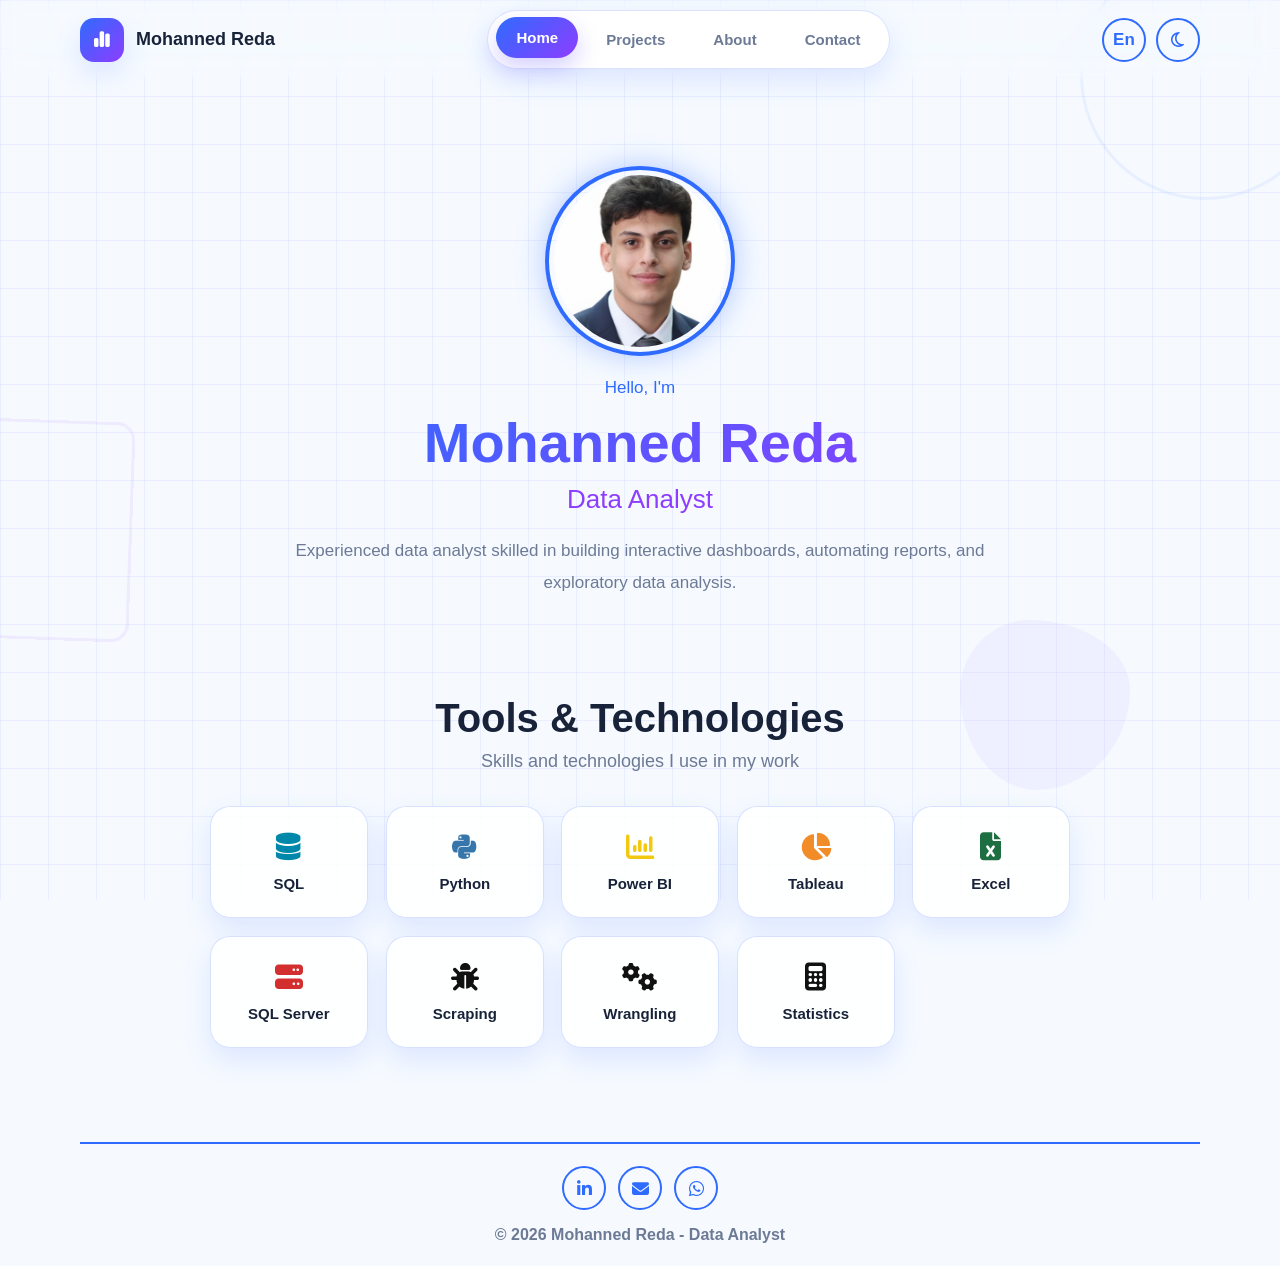
<file: index.html>
<!DOCTYPE html>
<html lang="en" dir="ltr">
  <head>
    <meta charset="UTF-8" />
    <meta name="viewport" content="width=device-width, initial-scale=1.0" />
    <title>Mohanned Reda | Portfolio</title>

    <link rel="stylesheet" href="css/style.css" />
    <link rel="stylesheet" href="css/responsive.css" />

    <link
      rel="stylesheet"
      href="https://cdnjs.cloudflare.com/ajax/libs/font-awesome/6.5.2/css/all.min.css"
    />
  </head>
  <body class="dark-mode home-page">
    <div class="page-bg">
      <span class="shape shape-circle-top"></span>
      <span class="shape shape-square-left"></span>
      <span class="shape shape-blob-bottom"></span>
    </div>

    <header class="header reveal">
      <div class="container header-content home-header">
        <div class="brand">
          <div class="brand-icon">  
            <i class="fa-solid fa-chart-simple"></i>
          </div>
          <h1 class="brand-name" data-en="Mohanned Reda" data-ar="مهند رضا">
            Mohanned Reda
          </h1>
        </div>

        <nav class="navbar">
          <a href="index.html" class="nav-link active" data-en="Home" data-ar="الرئيسية">Home</a>
          <a href="projects.html" class="nav-link" data-en="Projects" data-ar="أعمالي">Projects</a>
          <a href="about.html" class="nav-link" data-en="About" data-ar="عني">About</a>
          <a href="contact.html" class="nav-link" data-en="Contact" data-ar="تواصل معي">Contact</a>
        </nav>

        <div class="header-actions">
          <button class="action-btn lang-toggle" id="langToggle">En</button>
          <button class="action-btn theme-toggle" id="themeToggle">
            <i class="fa-regular fa-moon"></i>
          </button>
        </div>
      </div>
    </header>

    <main>
      <section class="hero section reveal" id="home">
        <div class="container hero-content">
          <div class="hero-image-wrapper">
            <img
              src="assets/images/profile.jpg"
              alt="Mohanned Reda"
              class="hero-image"
            />
          </div>

          <p class="hero-greeting" data-en="Hello, I'm" data-ar="مرحبًا، أنا">
            Hello, I'm
          </p>

          <h2 class="hero-title" data-en="Mohanned Reda" data-ar="مهند رضا">
            Mohanned Reda
          </h2>

          <h3 class="hero-role" data-en="Data Analyst" data-ar="محلل بيانات">
            Data Analyst
          </h3>

          <p
            class="hero-description"
            data-en="Experienced data analyst skilled in building interactive dashboards, automating reports, and exploratory data analysis."
            data-ar="محلل بيانات ذو خبرة في بناء لوحات المعلومات التفاعلية وأتمتة التقارير والتحليل الاستكشافي للبيانات."
          >
            Experienced data analyst skilled in building interactive dashboards,
            automating reports, and exploratory data analysis.
          </p>
        </div>
      </section>

      <section class="tools section reveal" id="tools">
        <div class="container">
          <div class="section-heading reveal-item">
            <h2
              class="section-title"
              data-en="Tools & Technologies"
              data-ar="أدوات وتقنيات التحليل"
            >
              Tools & Technologies
            </h2>

            <p
              class="section-subtitle"
              data-en="Skills and technologies I use in my work"
              data-ar="المهارات والتقنيات التي أستخدمها في عملي"
            >
              Skills and technologies I use in my work
            </p>
          </div>

          <div class="tools-grid">
            <div class="tool-card reveal-item sql">
              <i class="fa-solid fa-database"></i>
              <span>SQL</span>
            </div>

            <div class="tool-card reveal-item python">
              <i class="fa-brands fa-python"></i>
              <span>Python</span>
            </div>

            <div class="tool-card reveal-item powerbi">
              <i class="fa-solid fa-chart-column"></i>
              <span>Power BI</span>
            </div>

            <div class="tool-card reveal-item tableau">
              <i class="fa-solid fa-chart-pie"></i>
              <span>Tableau</span>
            </div>

            <div class="tool-card reveal-item excel">
              <i class="fa-solid fa-file-excel"></i>
              <span>Excel</span>
            </div>

            <div class="tool-card reveal-item sqlserver">
              <i class="fa-solid fa-server"></i>
              <span>SQL Server</span>
            </div>

            <div class="tool-card reveal-item scraping">
              <i class="fa-solid fa-bug"></i>
              <span>Scraping</span>
            </div>

            <div class="tool-card reveal-item wrangling">
              <i class="fa-solid fa-gears"></i>
              <span>Wrangling</span>
            </div>

            <div class="tool-card reveal-item statistics">
              <i class="fa-solid fa-calculator"></i>
              <span>Statistics</span>
            </div>
          </div>
        </div>
      </section>
    </main>

    <footer class="footer reveal">
      <div class="container footer-content">
        <div class="footer-socials">
          <a
            href="https://www.linkedin.com/in/mohannedreda"
            target="_blank"
            rel="noopener noreferrer"
            class="social-link"
          >
            <i class="fa-brands fa-linkedin-in"></i>
          </a>

          <a href="mailto:mohannedreda6@gmail.com" class="social-link">
            <i class="fa-solid fa-envelope"></i>
          </a>

          <a
            href="https://wa.me/201093774024"
            class="social-link"
            target="_blank"
            rel="noopener noreferrer"
          >
            <i class="fa-brands fa-whatsapp"></i>
          </a>
        </div>

        <p
          class="footer-copy"
          data-en="© 2026 Mohanned Reda - Data Analyst"
          data-ar="© 2026 مهند رضا - محلل بيانات"
        >
          © 2026 Mohanned Reda - Data Analyst
        </p>
      </div>
    </footer>

    <script src="js/main.js"></script>
  </body>
</html>
</file>
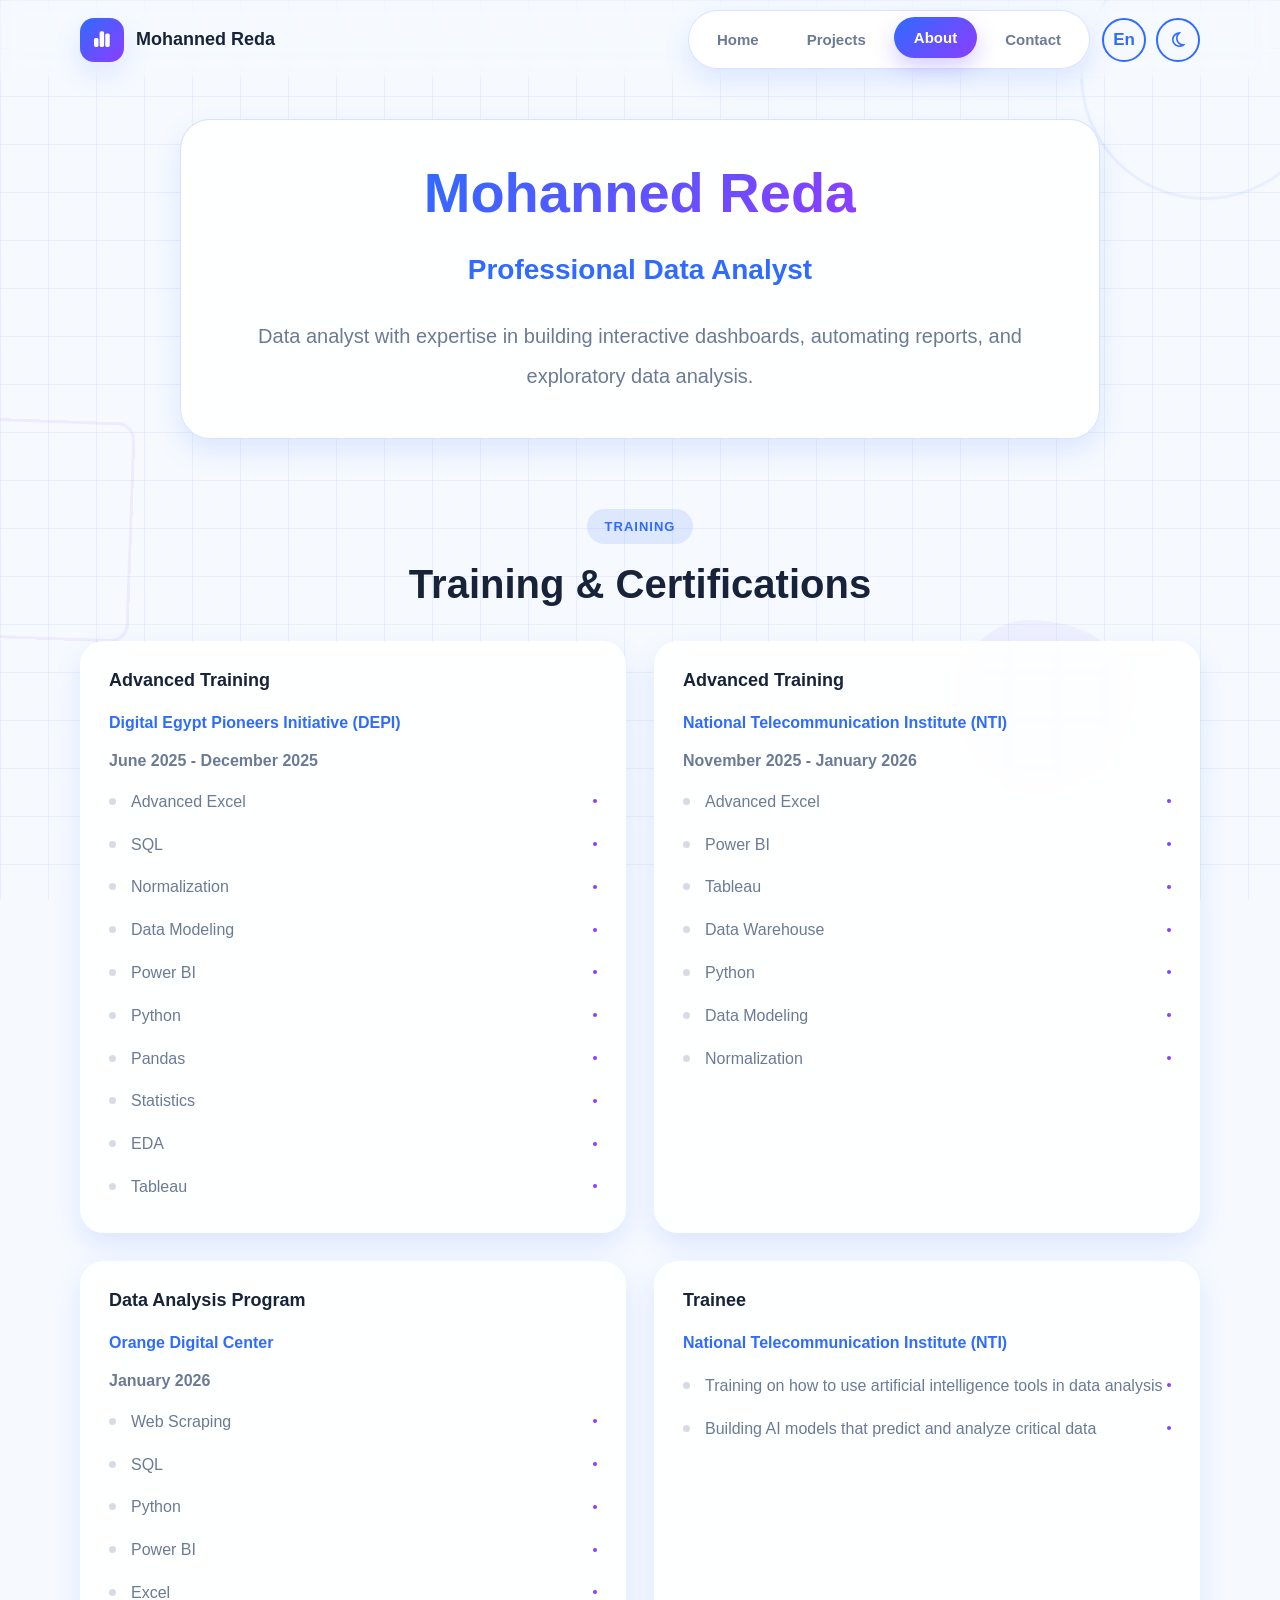
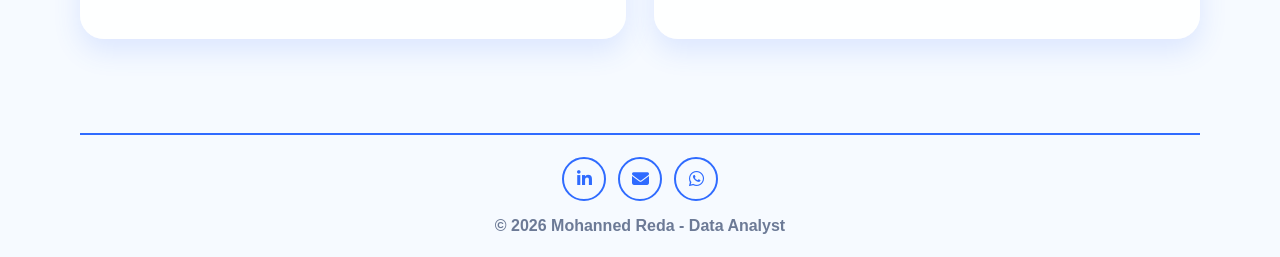
<file: about.html>
<!DOCTYPE html>
<html lang="en" dir="ltr">
  <head>
    <meta charset="UTF-8" />
    <meta name="viewport" content="width=device-width, initial-scale=1.0" />
    <title>About | Mohanned Reda</title>

    <link rel="stylesheet" href="css/style.css" />
    <link rel="stylesheet" href="css/responsive.css" />

    <link
      rel="stylesheet"
      href="https://cdnjs.cloudflare.com/ajax/libs/font-awesome/6.5.2/css/all.min.css"
    />
  </head>
  <body class="dark-mode sub-page">
    <div class="page-bg">
      <span class="shape shape-circle-top"></span>
      <span class="shape shape-square-left"></span>
      <span class="shape shape-blob-bottom"></span>
    </div>

    <header class="header reveal">
      <div class="container header-content sub-header">
        <div class="brand">
          <div class="brand-icon">
            <i class="fa-solid fa-chart-simple"></i>
          </div>
          <h1 class="brand-name" data-en="Mohanned Reda" data-ar="مهند رضا">
            Mohanned Reda
          </h1>
        </div>

        <div class="sub-header-nav-wrap">
          <nav class="navbar">
            <a href="index.html" class="nav-link " data-en="Home" data-ar="الرئيسية">Home</a>
            <a href="projects.html" class="nav-link" data-en="Projects" data-ar="أعمالي">Projects</a>
            <a href="about.html" class="nav-link active" data-en="About" data-ar="عني">About</a>
            <a href="contact.html" class="nav-link" data-en="Contact" data-ar="تواصل معي">Contact</a>
          </nav>

          <div class="header-actions">
            <button class="action-btn lang-toggle" id="langToggle">En</button>
            <button class="action-btn theme-toggle" id="themeToggle">
              <i class="fa-regular fa-sun"></i>
            </button>
          </div>
        </div>
      </div>
    </header>

    <main>
      <section class="about-page section">
        <div class="container">
          <!-- Intro Card -->
          <div class="about-intro-card reveal-item">
            <h2 class="about-intro-name" data-en="Mohanned Reda" data-ar="مهند رضا">
              Mohanned Reda
            </h2>

            <h3
              class="about-intro-role"
              data-en="Professional Data Analyst"
              data-ar="محلل بيانات محترف"
            >
              Professional Data Analyst
            </h3>

            <p
              class="about-intro-text"
              data-en="Data analyst with expertise in building interactive dashboards, automating reports, and exploratory data analysis."
              data-ar="محلل بيانات لديه خبرة في بناء لوحات المعلومات التفاعلية وأتمتة التقارير والتحليل الاستكشافي للبيانات."
            >
              Data analyst with expertise in building interactive dashboards,
              automating reports, and exploratory data analysis.
            </p>
          </div>

          <!-- Training Section -->
          <div class="training-section">
            <div class="section-heading reveal-item">
              <span class="section-badge" data-en="Training" data-ar="التدريب">
                Training
              </span>

              <h2
                class="section-title"
                data-en="Training & Certifications"
                data-ar="التدريب والشهادات"
              >
                Training & Certifications
              </h2>
            </div>

            <div class="training-grid">
              <div class="training-card reveal-item">
                <h3 data-en="Advanced Training" data-ar="متدرب">Advanced Training</h3>
                <h4
                  data-en="Digital Egypt Pioneers Initiative (DEPI)"
                  data-ar="رواد مصر الرقمية (DEPI)"
                >
                Digital Egypt Pioneers Initiative (DEPI)
                </h4>
                <p
                  class="training-date"
                  data-en="June 2025 - December 2025"
                  data-ar="يونيو 2025 - ديسمبر 2025"
                >
                  November 2025 - January 2026
                </p>

                <ul class="training-list">
                  <li>Advanced Excel</li>
                  <li>SQL</li>
                  <li>Normalization</li>
                  <li>Data Modeling</li>
                  <li>Power BI</li>
                  <li>Python</li>
                  <li>Pandas</li>
                  <li>Statistics</li>
                  <li>EDA</li>
                  <li>Tableau</li>
                </ul>
              </div>

              <div class="training-card reveal-item">
                <h3 data-en="Advanced Training" data-ar="متدرب">Advanced Training</h3>
                <h4
                  data-en="National Telecommunication Institute (NTI)"
                  data-ar="المعهد القومي لتنظيم الاتصالات و تكنولوجيا المعلومات (NTI)"
                >
                  National Telecommunication Institute (NTI)
                </h4>
                <p
                  class="training-date"
                  data-en="November 2025 - January 2026"
                  data-ar="نوفمبر 2025 - يناير 2026"
                >
                  November 2025 - January 2026
                </p>

                <ul class="training-list">
                  <li>Advanced Excel</li>
                  <li>Power BI</li>
                  <li>Tableau</li>
                  <li>Data Warehouse</li>
                  <li>Python</li>
                  <li>Data Modeling</li>
                  <li>Normalization</li>
                </ul>
              </div>

              <div class="training-card reveal-item">
                <h3 data-en="Data Analysis Program" data-ar="تحليل البيانات">
                  Data Analysis Program
                </h3>
                <h4 data-en="Orange Digital Center" data-ar="Orange Digital Center">
                  Orange Digital Center
                </h4>
                <p class="training-date" data-en="January 2026" data-ar="يناير 2026">
                  January 2026
                </p>

                <ul class="training-list">
                  <li>Web Scraping</li>
                  <li>SQL</li>
                  <li>Python</li>
                  <li>Power BI</li>
                  <li>Excel</li>
                </ul>
              </div>

              <div class="training-card  reveal-item">
                <h3 data-en="Trainee" data-ar="متدرب">Trainee</h3>
                <h4
                  data-en="National Telecommunication Institute (NTI)"
                  data-ar="المعهد القومي لتنظيم الاتصالات و تكنولوجيا المعلومات (NTI)"
                >
                  National Telecommunication Institute (NTI)
                </h4>
                <!-- <p
                  class="training-date"
                  data-en="March 2025 - April 2025"
                  data-ar="مارس 2025 - أبريل 2025"
                >
                  March 2025 - April 2025
                </p> -->

                <ul class="training-list">
                  <li
                    data-en="Training on how to use artificial intelligence tools in data analysis"
                    data-ar="التدريب على استخدام أدوات الذكاء الاصطناعي في تحليل البيانات"
                  >
                    Training on how to use artificial intelligence tools in data analysis
                  </li>
                  <li
                    data-en="Building AI models that predict and analyze critical data"
                    data-ar="بناء نماذج الذكاء الاصطناعي التي تتوقع وتحلل البيانات الحرجة"
                  >
                    Building AI models that predict and analyze critical data
                  </li>
                </ul>
              </div>

            </div>
          </div>
        </div>
      </section>
    </main>

    <footer class="footer reveal">
      <div class="container footer-content">

        <div class="footer-socials">
          <a href="https://www.linkedin.com/in/mohannedreda" target="_blank" rel="noopener noreferrer" class="social-link"><i class="fa-brands fa-linkedin-in"></i></a>
          <a href="mailto:mohannedreda6@gmail.com" class="social-link"> <i class="fa-solid fa-envelope"></i></a>
          <a href="https://wa.me/201093774024" class="social-link" target="_blank" rel="noopener noreferrer"><i class="fa-brands fa-whatsapp"></i></a>
        </div>

        <p
          class="footer-copy"
          data-en="© 2026 Mohanned Reda - Data Analyst"
          data-ar="© 2026 مهند رضا - محلل بيانات"
        >
          © 2026 MOhanned Reda - Data Analyst
        </p>
      </div>
    </footer>
    </footer>

    <script src="js/main.js"></script>
  </body>
</html>
</file>
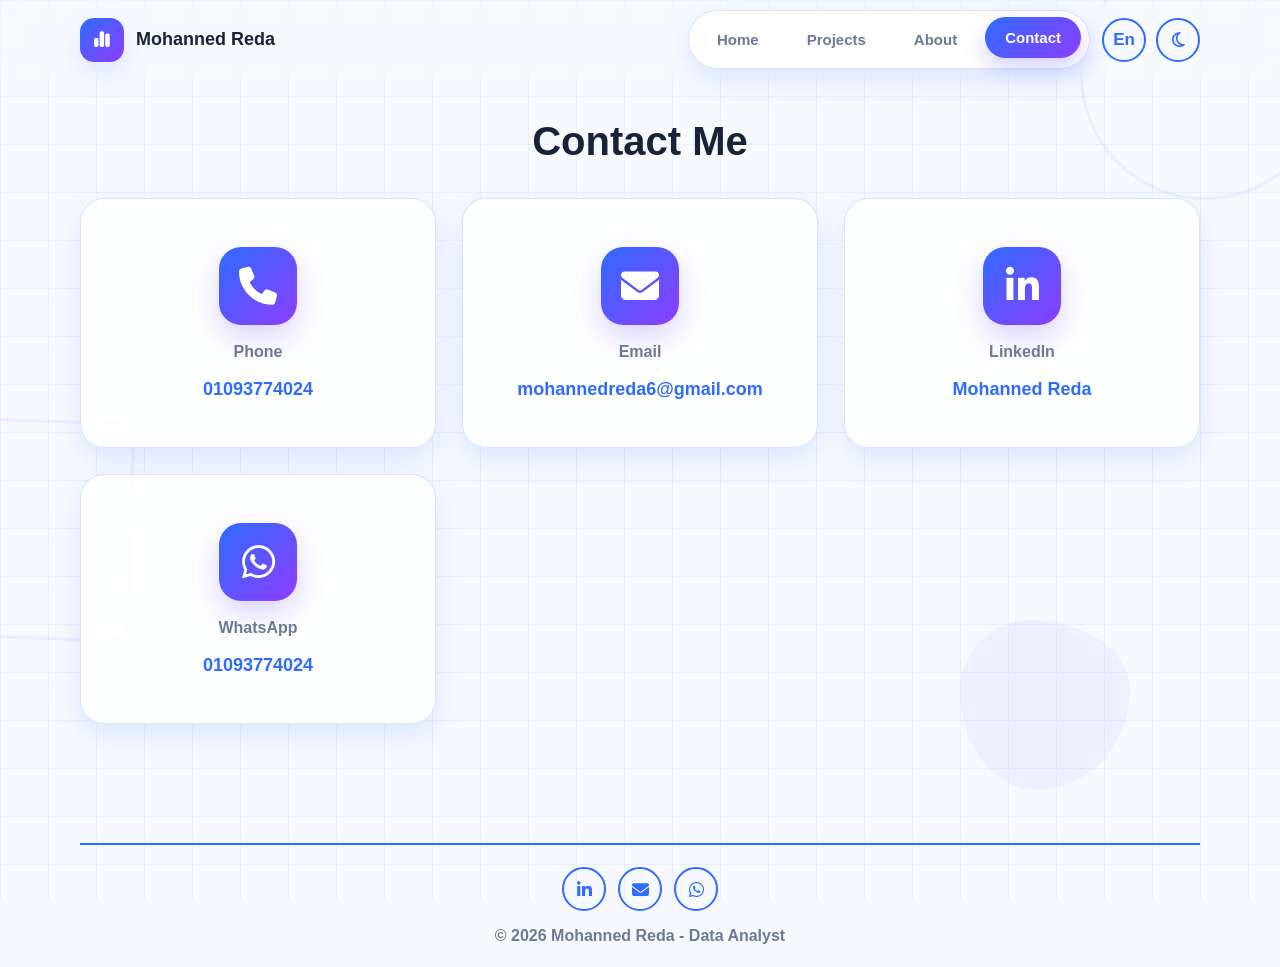
<file: contact.html>
<!DOCTYPE html>
<html lang="en" dir="ltr">
  <head>
    <meta charset="UTF-8" />
    <meta name="viewport" content="width=device-width, initial-scale=1.0" />
    <title>Contact | Mohanned Reda</title>
    <link rel="stylesheet" href="css/style.css" />
    <link rel="stylesheet" href="css/responsive.css" />
    <link
      rel="stylesheet"
      href="https://cdnjs.cloudflare.com/ajax/libs/font-awesome/6.5.2/css/all.min.css"
    />
  </head>
  <body class="dark-mode sub-page">
    <div class="page-bg">
      <span class="shape shape-circle-top"></span>
      <span class="shape shape-square-left"></span>
      <span class="shape shape-blob-bottom"></span>
    </div>

    <header class="header reveal">
      <div class="container header-content sub-header">
        <div class="brand">
          <div class="brand-icon">
            <i class="fa-solid fa-chart-simple"></i>
          </div>
          <h1 class="brand-name" data-en="Mohanned Reda" data-ar="مهند رضا">
            Mohanned Reda
          </h1>
        </div>

        <div class="sub-header-nav-wrap">
          <nav class="navbar">
            <a href="index.html" class="nav-link " data-en="Home" data-ar="الرئيسية">Home</a>
            <a href="projects.html" class="nav-link" data-en="Projects" data-ar="أعمالي">Projects</a>
            <a href="about.html" class="nav-link" data-en="About" data-ar="عني">About</a>
            <a href="contact.html" class="nav-link active" data-en="Contact" data-ar="تواصل معي">Contact</a>
          </nav>

          <div class="header-actions">
            <button class="action-btn lang-toggle" id="langToggle">En</button>
            <button class="action-btn theme-toggle" id="themeToggle">
              <i class="fa-regular fa-moon"></i>
            </button>
          </div>
        </div>
      </div>
    </header>

    <main>
      <section class="contact-page section reveal">
        <div class="container">
          <div class="section-heading reveal-item">
            <h2 class="section-title" data-en="Contact Me" data-ar="تواصل معي">
              Contact Me
            </h2>
          </div>

          <div class="contact-grid">
            <div class="contact-card reveal-item">
              <div class="contact-icon"><i class="fa-solid fa-phone"></i></div>
              <h3 data-en="Phone" data-ar="الهاتف">Phone</h3>
              <p>01093774024</p>
            </div>

            <div class="contact-card reveal-item">
              <div class="contact-icon"><i class="fa-solid fa-envelope"></i></div>
              <h3 data-en="Email" data-ar="البريد الإلكتروني">Email</h3>
              <p>mohannedreda6@gmail.com</p>
            </div>

            <a href="https://www.linkedin.com/in/mohannedreda" target="_blank" rel="noopener noreferrer" class="contact-card reveal-item">
              <div class="contact-icon"><i class="fa-brands fa-linkedin-in"></i></div>
              <h3 data-en="LinkedIn" data-ar="لينكدإن">LinkedIn</h3>
              <p>Mohanned Reda</p>
            </a>
            
            <a href="https://wa.me/201093774024" target="_blank" rel="noopener noreferrer" class="contact-card reveal-item">
              <div class="contact-icon"><i class="fa-brands fa-whatsapp"></i></div>
              <h3 data-en="WhatsApp" data-ar="واتساب">WhatsApp</h3>
              <p>01093774024</p>
            </a>
          </div>
        </div>
      </section>
    </main>

    <footer class="footer reveal">
      <div class="container footer-content">

        <div class="footer-socials">
          <a href="https://www.linkedin.com/in/mohannedreda" target="_blank" rel="noopener noreferrer" class="social-link"><i class="fa-brands fa-linkedin-in"></i></a>
          <a href="mailto:mohannedreda6@gmail.com" class="social-link"> <i class="fa-solid fa-envelope"></i></a>
          <a href="https://wa.me/201093774024" class="social-link" target="_blank" rel="noopener noreferrer"><i class="fa-brands fa-whatsapp"></i></a>
        </div>

        <p
          class="footer-copy"
          data-en="© 2026 Mohanned Reda - Data Analyst"
          data-ar="© 2026 مهند رضا - محلل بيانات"
        >
          © 2026 MOhanned Reda - Data Analyst
        </p>
      </div>
    </footer>

    <script src="js/main.js"></script>
  </body>
</html>
</file>
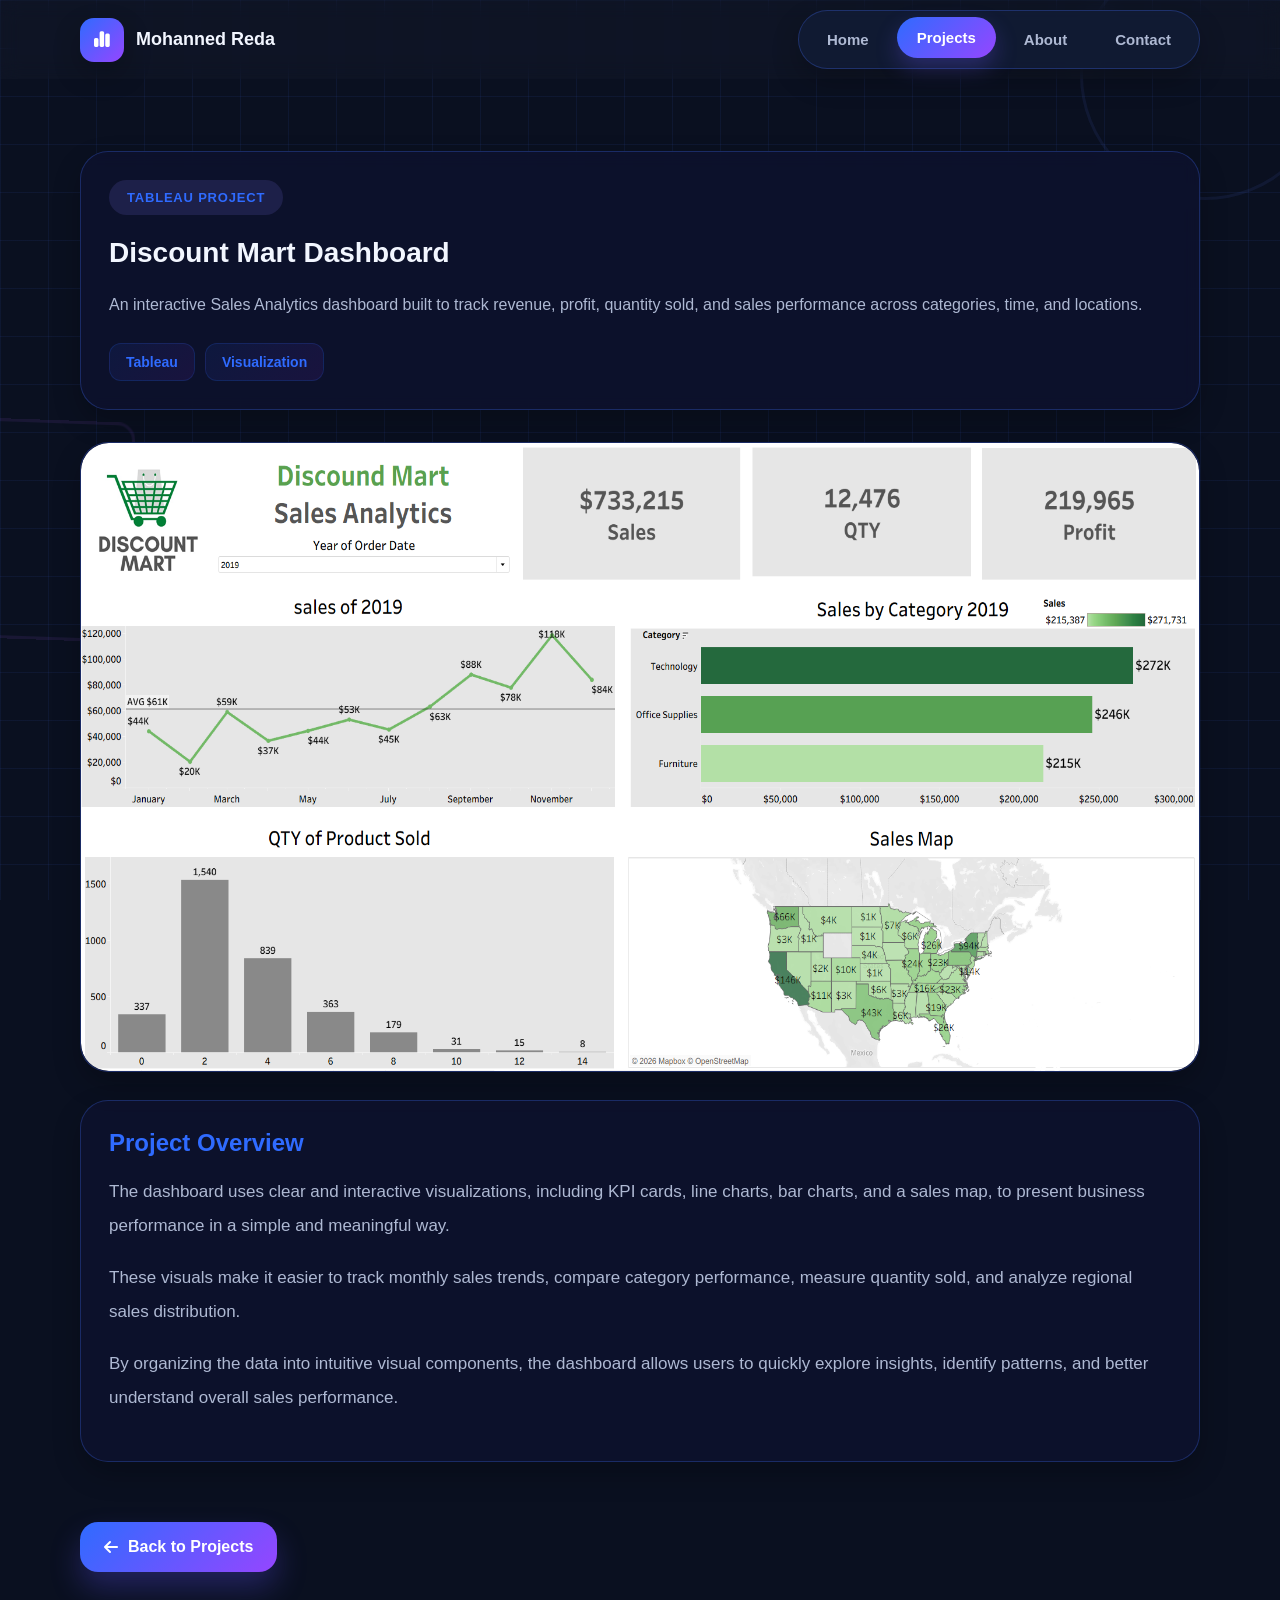
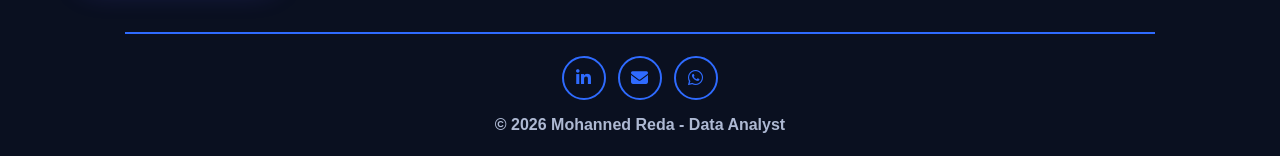
<file: projects/Discount Mart.html>
<!DOCTYPE html>
<html lang="en" dir="ltr">
<head>
  <meta charset="UTF-8" />
  <meta name="viewport" content="width=device-width, initial-scale=1.0" />
  <title>Project Details</title>

  <link rel="stylesheet" href="../css/style.css" />
  <link rel="stylesheet" href="https://cdnjs.cloudflare.com/ajax/libs/font-awesome/6.5.2/css/all.min.css" />
</head>
<body class="dark-mode">

  <div class="page-bg">
    <span class="shape shape-circle-top"></span>
    <span class="shape shape-square-left"></span>
    <span class="shape shape-blob-bottom"></span>
  </div>

  <header class="header">
    <div class="container">
      <div class="header-content sub-header">
        <div class="brand">
          <div class="brand-icon">
            <i class="fa-solid fa-chart-simple"></i>
          </div>
          <span class="brand-name">Mohanned Reda</span>
        </div>

        <div class="sub-header-nav-wrap">
          <nav class="navbar">
            <a href="../index.html" class="nav-link">Home</a>
            <a href="../projects.html" class="nav-link active">Projects</a>
            <a href="../about.html" class="nav-link">About</a>
            <a href="../contact.html" class="nav-link">Contact</a>
          </nav>
        </div>
      </div>
    </div>
  </header>

  <main class="project-details-page section">
    
    <div class="container">
        <aside class="project-summary">
            <span class="project-details-badge">Tableau Project</span>
            <h2 class="project-details-title">Discount Mart Dashboard</h2>
  
            <p class="project-details-short">
              An interactive Sales Analytics dashboard built to track revenue, profit, quantity sold, and sales performance across categories, time, and locations.
            </p>
  
            <div class="project-details-tools">
              <span class="project-tool">Tableau</span>
              <span class="project-tool">Visualization </span>
            
            </div>
          </aside>

      <div class="project-gallery">
        <div class="project-image-card reveal-item">
          <img src="../assets/images/Discount Mart Analysis.png" alt="Project Screenshot 1">
        </div>
     

      <div class="project-details-box reveal">
        

        <section class="project-description-box">
          <h3>Project Overview</h3>

          <p>
            The dashboard uses clear and interactive visualizations, including KPI cards, line charts, bar charts, and a sales map, to present business performance in a simple and meaningful way.
          </p>
          
          <p>
            These visuals make it easier to track monthly sales trends, compare category performance, measure quantity sold, and analyze regional sales distribution.
          </p>
          
          <p>
            By organizing the data into intuitive visual components, the dashboard allows users to quickly explore insights, identify patterns, and better understand overall sales performance.
          </p>
        </section>
      </div>

      <div class="project-back-wrap">
        <a href="../projects.html" class="project-back-btn">
          <i class="fa-solid fa-arrow-left"></i>
          Back to Projects
        </a>
      </div>

    </div>
    
    <footer class="footer reveal">
        <div class="container footer-content">
          <div class="footer-socials">
            <a
              href="https://www.linkedin.com/in/mohannedreda"
              target="_blank"
              rel="noopener noreferrer"
              class="social-link"
            >
              <i class="fa-brands fa-linkedin-in"></i>
            </a>
  
            <a href="mailto:mohannedreda6@gmail.com" class="social-link">
              <i class="fa-solid fa-envelope"></i>
            </a>
  
            <a
              href="https://wa.me/201093774024"
              class="social-link"
              target="_blank"
              rel="noopener noreferrer"
            >
              <i class="fa-brands fa-whatsapp"></i>
            </a>
          </div>
  
          <p
            class="footer-copy"
            data-en="© 2026 Mohanned Reda - Data Analyst"
            data-ar="© 2026 مهند رضا - محلل بيانات"
          >
            © 2026 Mohanned Reda - Data Analyst
          </p>
        </div>
      </footer>
  
  </main>

</body>
</html>
</file>
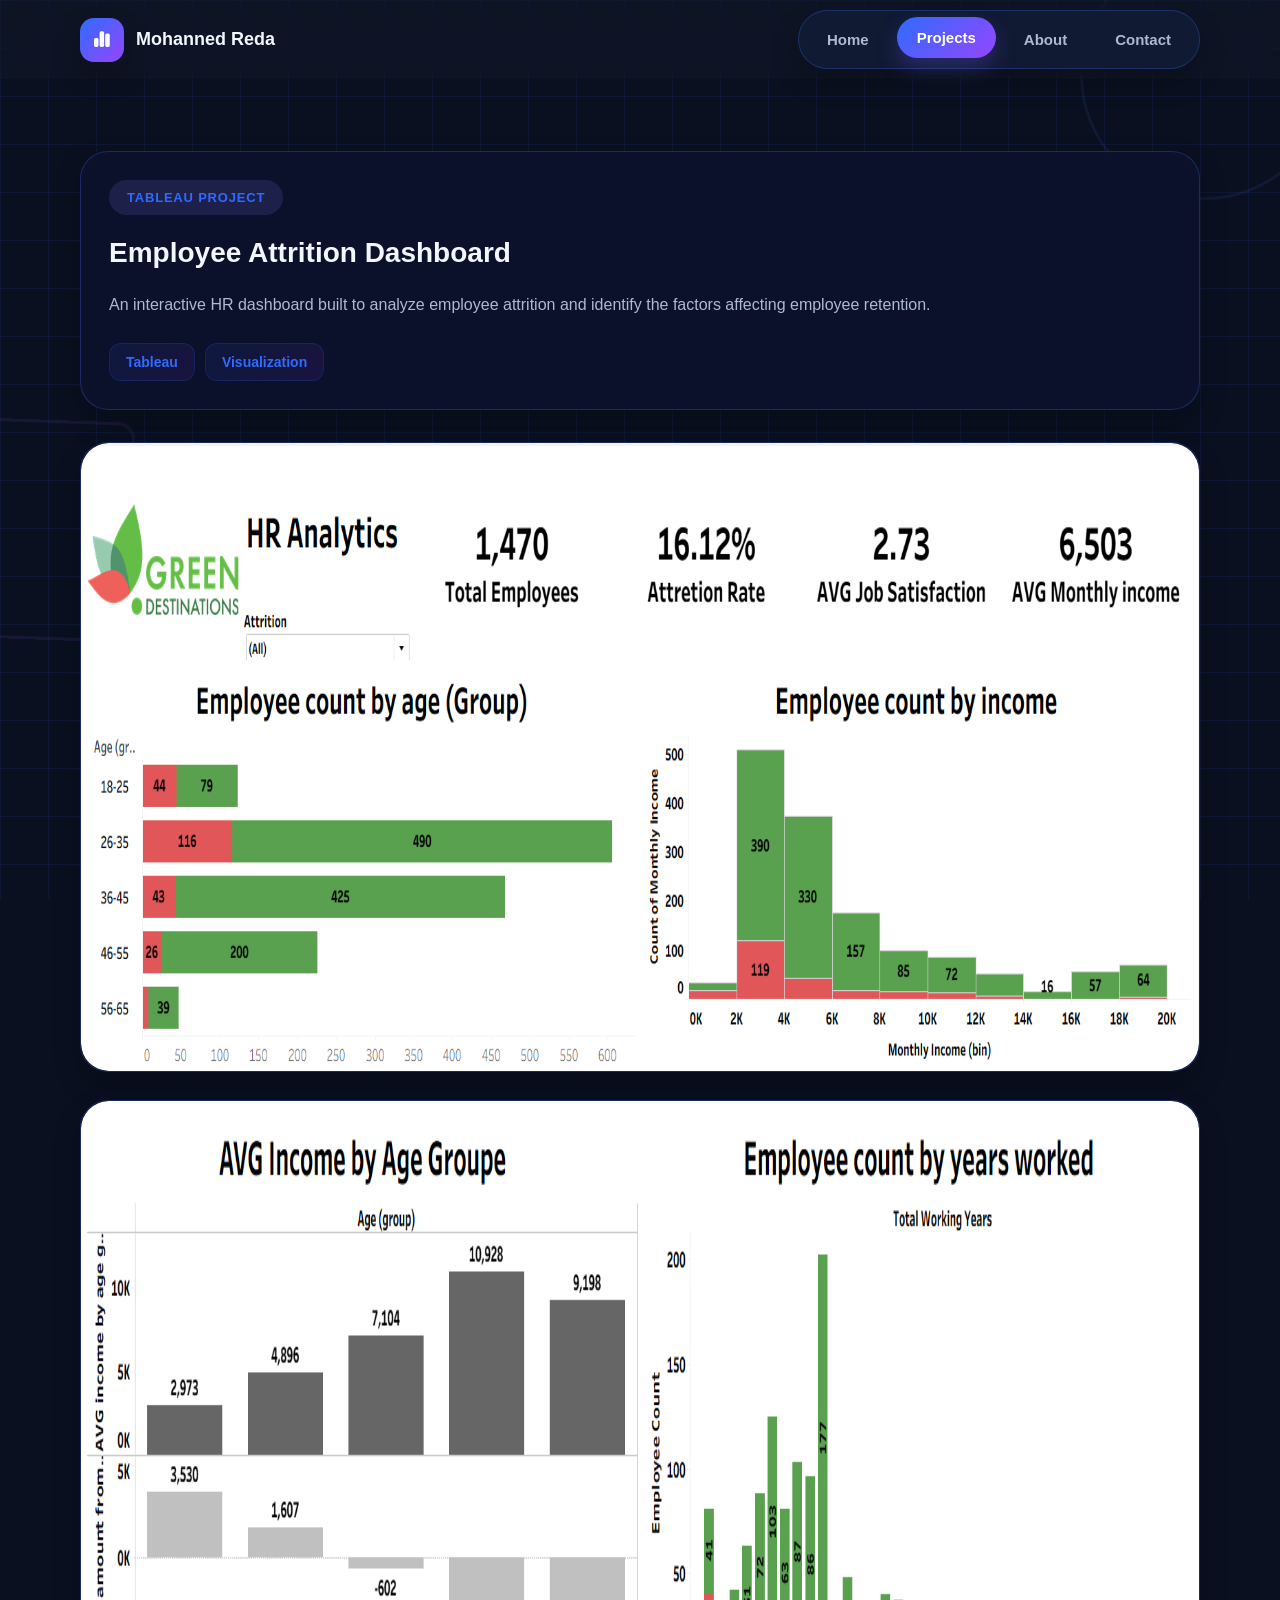
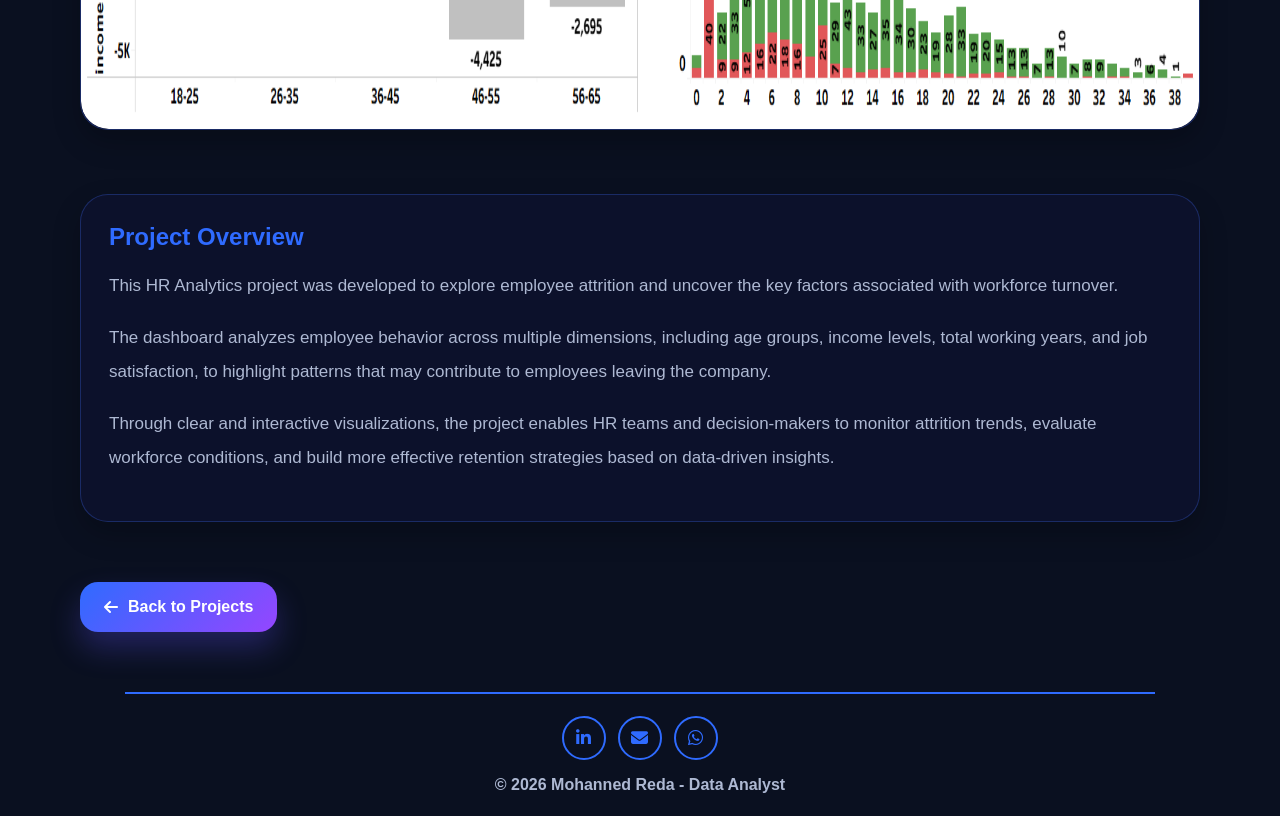
<file: projects/Employee Attrition Dashboard.html>
<!DOCTYPE html>
<html lang="en" dir="ltr">
<head>
  <meta charset="UTF-8" />
  <meta name="viewport" content="width=device-width, initial-scale=1.0" />
  <title>Project Details</title>

  <link rel="stylesheet" href="../css/style.css" />
  <link rel="stylesheet" href="https://cdnjs.cloudflare.com/ajax/libs/font-awesome/6.5.2/css/all.min.css" />
</head>
<body class="dark-mode">

  <div class="page-bg">
    <span class="shape shape-circle-top"></span>
    <span class="shape shape-square-left"></span>
    <span class="shape shape-blob-bottom"></span>
  </div>

  <header class="header">
    <div class="container">
      <div class="header-content sub-header">
        <div class="brand">
          <div class="brand-icon">
            <i class="fa-solid fa-chart-simple"></i>
          </div>
          <span class="brand-name">Mohanned Reda</span>
        </div>

        <div class="sub-header-nav-wrap">
          <nav class="navbar">
            <a href="../index.html" class="nav-link">Home</a>
            <a href="../projects.html" class="nav-link active">Projects</a>
            <a href="../about.html" class="nav-link">About</a>
            <a href="../contact.html" class="nav-link">Contact</a>
          </nav>
        </div>
      </div>
    </div>
  </header>

  <main class="project-details-page section">
    
    <div class="container">
        <aside class="project-summary">
            <span class="project-details-badge">Tableau Project</span>
            <h2 class="project-details-title">Employee Attrition Dashboard</h2>
  
            <p class="project-details-short">
              An interactive HR dashboard built to analyze employee attrition and identify the factors affecting employee retention.
            </p>
  
            <div class="project-details-tools">
              <span class="project-tool">Tableau</span>
              <span class="project-tool">Visualization </span>
            
            </div>
          </aside>

      <div class="project-gallery">
        <div class="project-image-card reveal-item">
          <img src="../assets/images/HR 1.png" alt="Project Screenshot 1">
        </div>
      <div class="project-gallery">
        <div class="project-image-card reveal-item">
          <img src="../assets/images/HR 2.png" alt="Project Screenshot 1">
        </div>
      </div>

      <div class="project-details-box reveal">
        

        <section class="project-description-box">
          <h3>Project Overview</h3>

          <p>
            This HR Analytics project was developed to explore employee attrition and uncover the key factors associated with workforce turnover.
          </p>
          
          <p>
            The dashboard analyzes employee behavior across multiple dimensions, including age groups, income levels, total working years, and job satisfaction, to highlight patterns that may contribute to employees leaving the company.
          </p>
          
          <p>
            Through clear and interactive visualizations, the project enables HR teams and decision-makers to monitor attrition trends, evaluate workforce conditions, and build more effective retention strategies based on data-driven insights.
          </p>
        </section>
      </div>

      <div class="project-back-wrap">
        <a href="../projects.html" class="project-back-btn">
          <i class="fa-solid fa-arrow-left"></i>
          Back to Projects
        </a>
      </div>

    </div>
    
    <footer class="footer reveal">
        <div class="container footer-content">
          <div class="footer-socials">
            <a
              href="https://www.linkedin.com/in/mohannedreda"
              target="_blank"
              rel="noopener noreferrer"
              class="social-link"
            >
              <i class="fa-brands fa-linkedin-in"></i>
            </a>
  
            <a href="mailto:mohannedreda6@gmail.com" class="social-link">
              <i class="fa-solid fa-envelope"></i>
            </a>
  
            <a
              href="https://wa.me/201093774024"
              class="social-link"
              target="_blank"
              rel="noopener noreferrer"
            >
              <i class="fa-brands fa-whatsapp"></i>
            </a>
          </div>
  
          <p
            class="footer-copy"
            data-en="© 2026 Mohanned Reda - Data Analyst"
            data-ar="© 2026 مهند رضا - محلل بيانات"
          >
            © 2026 Mohanned Reda - Data Analyst
          </p>
        </div>
      </footer>
  
  </main>

</body>
</html>
</file>
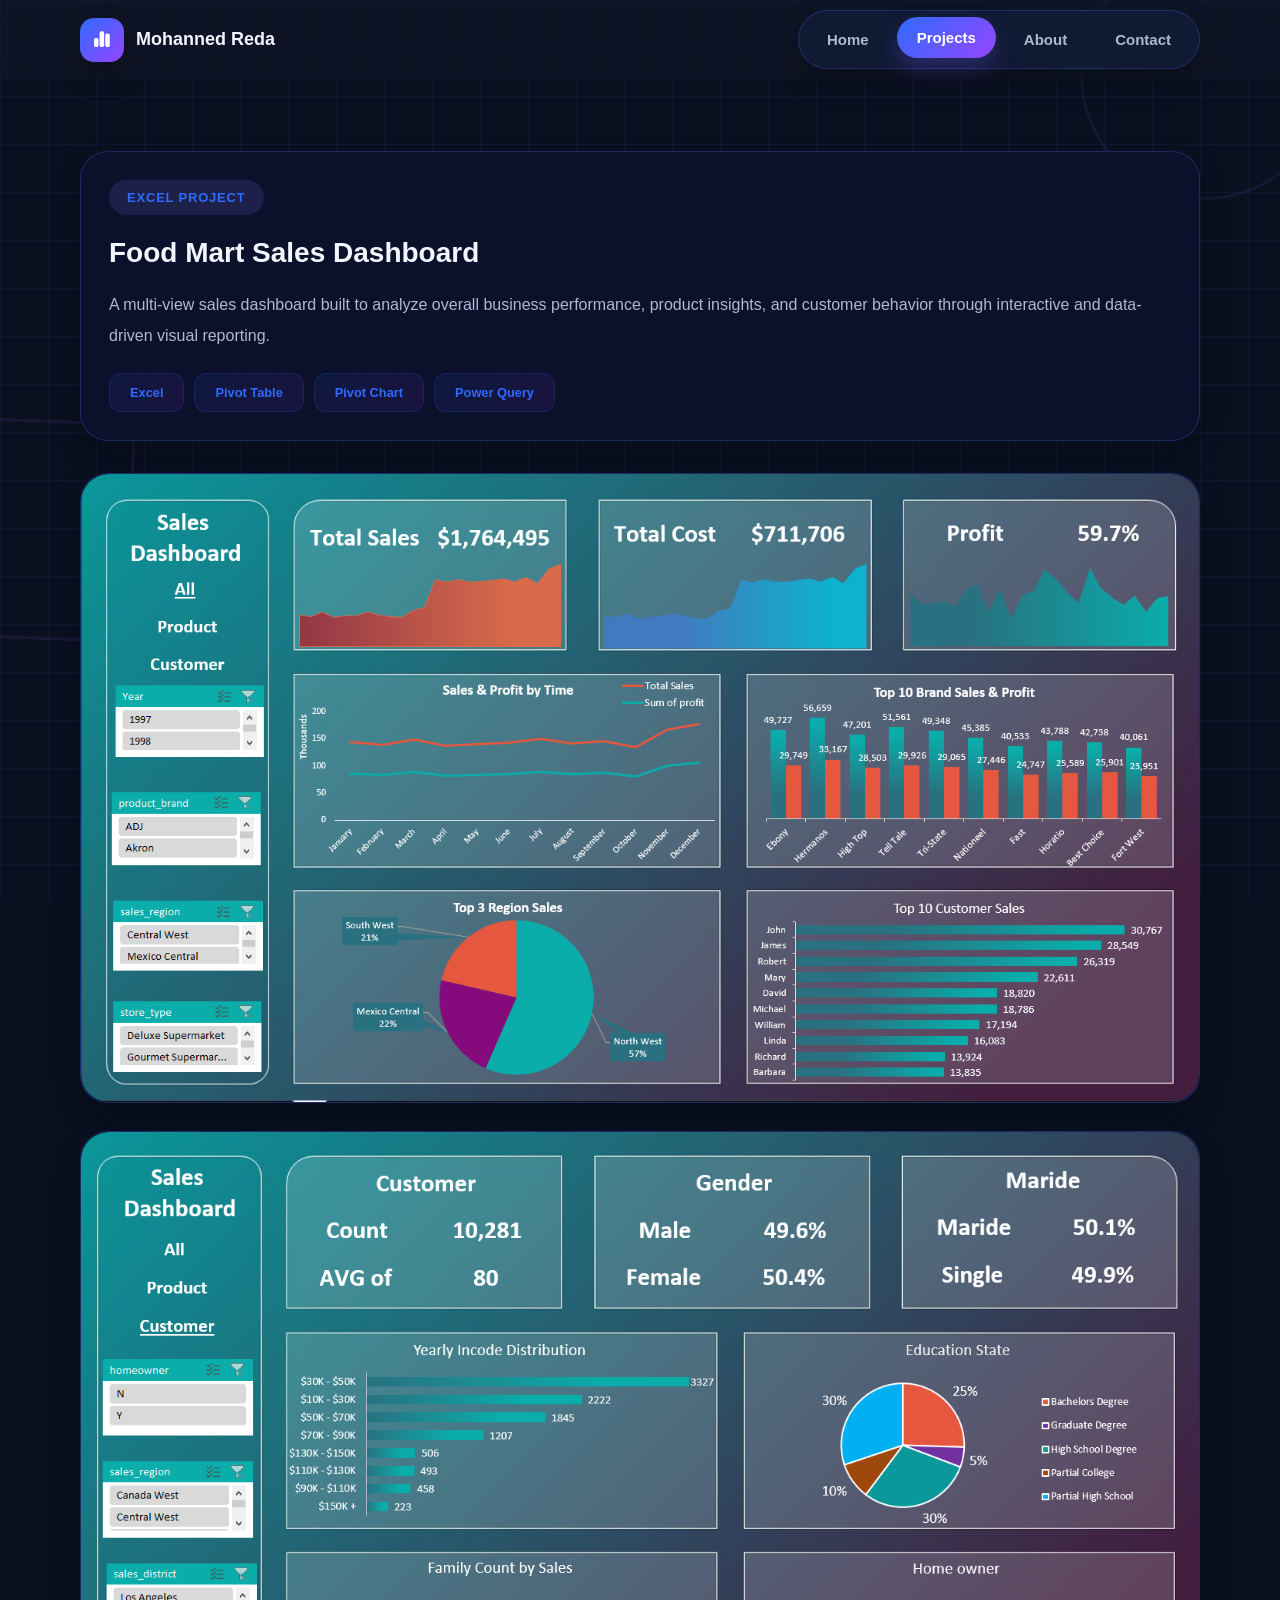
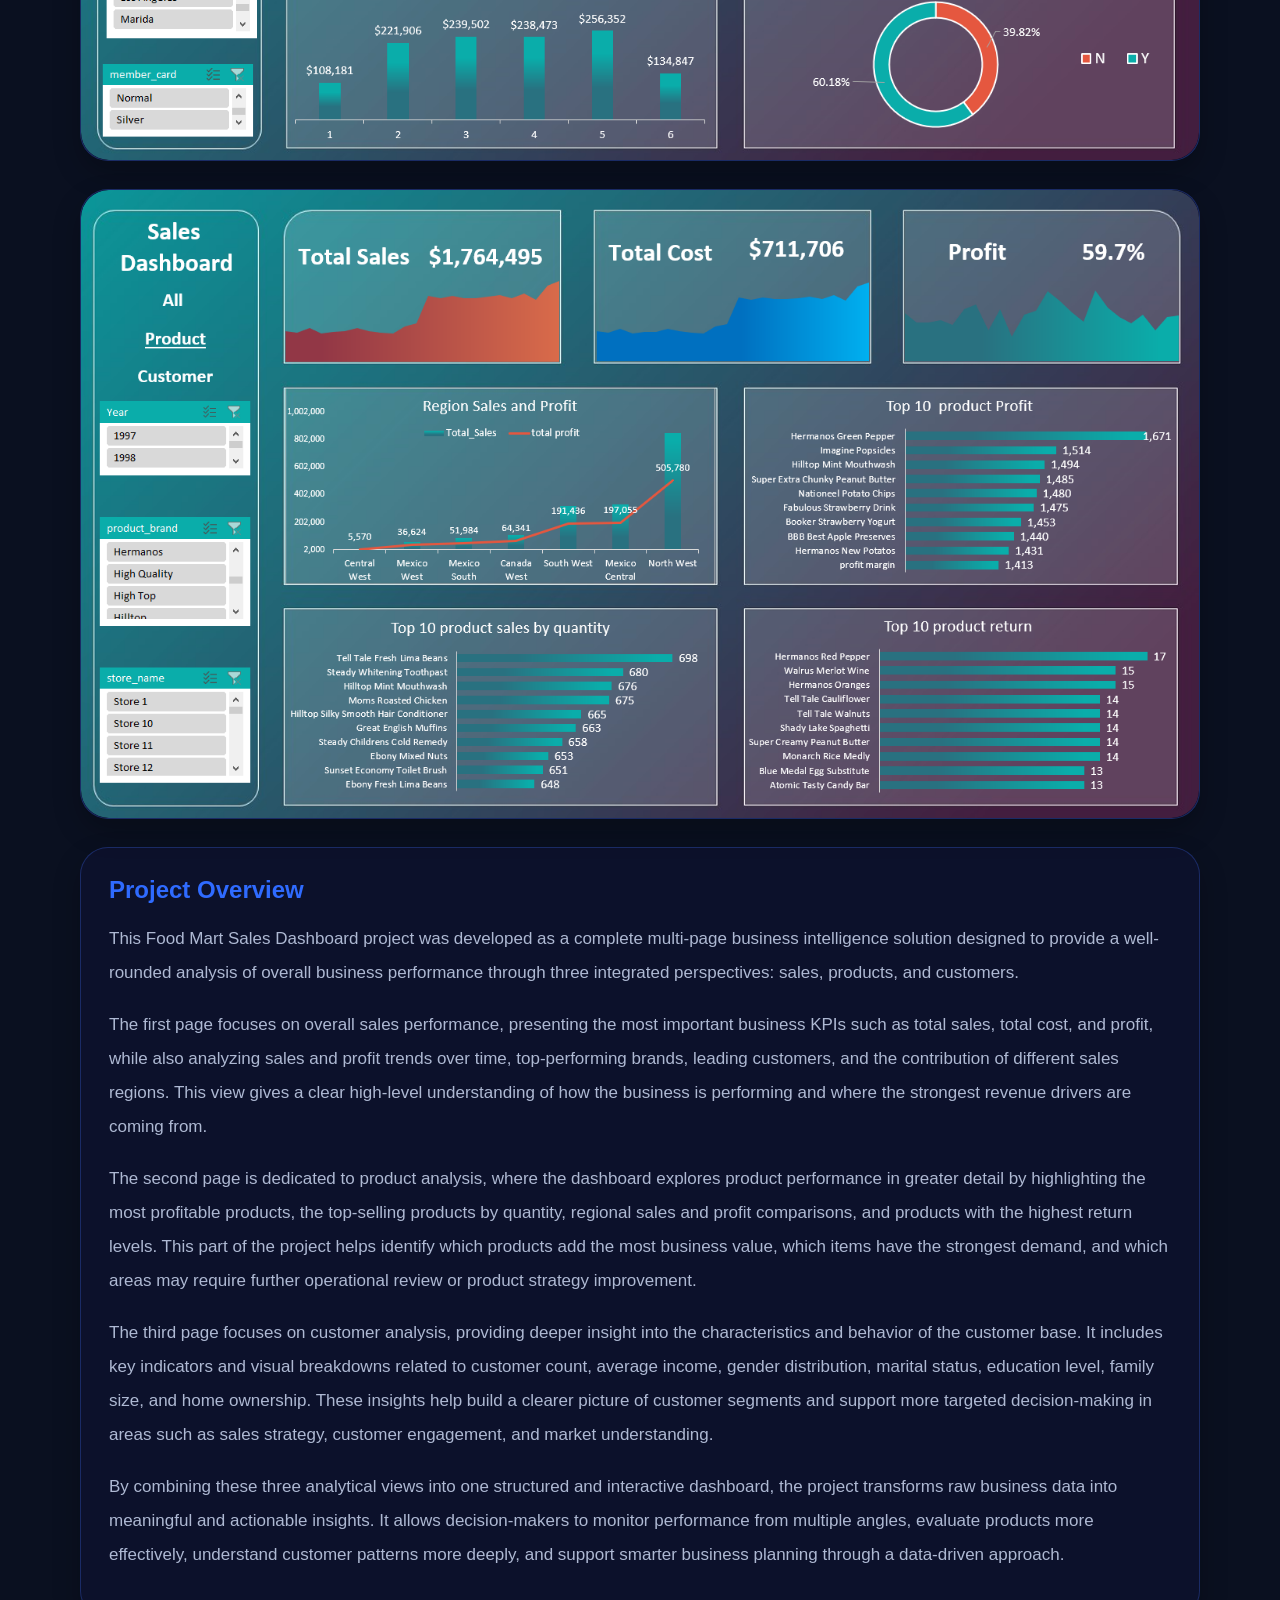
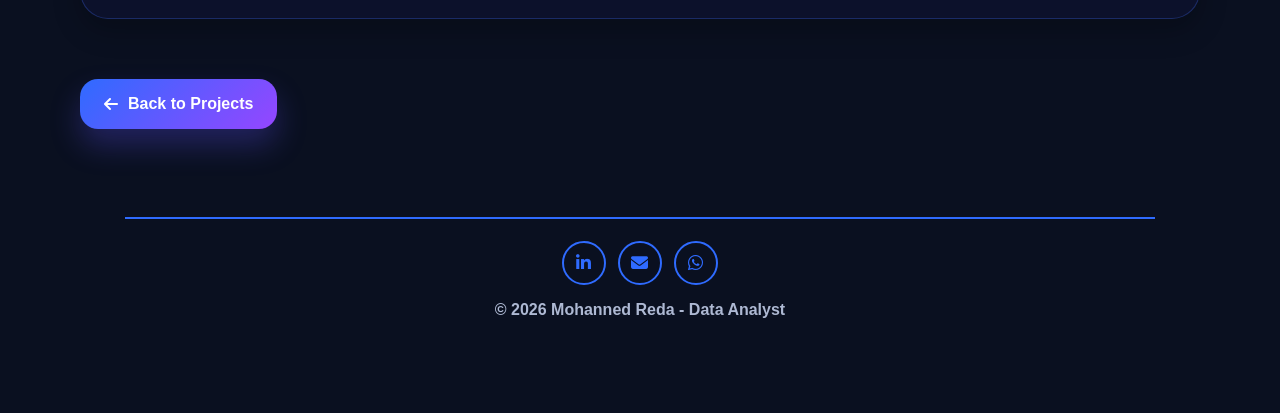
<file: projects/Food Mart Sales Dashboard.html>
<!DOCTYPE html>
<html lang="en" dir="ltr">
<head>
  <meta charset="UTF-8" />
  <meta name="viewport" content="width=device-width, initial-scale=1.0" />
  <title>Project Details</title>

  <link rel="stylesheet" href="../css/style.css" />
  <link rel="stylesheet" href="https://cdnjs.cloudflare.com/ajax/libs/font-awesome/6.5.2/css/all.min.css" />
</head>
<body class="dark-mode">

  <div class="page-bg">
    <span class="shape shape-circle-top"></span>
    <span class="shape shape-square-left"></span>
    <span class="shape shape-blob-bottom"></span>
  </div>

  <header class="header">
    <div class="container">
      <div class="header-content sub-header">
        <div class="brand">
          <div class="brand-icon">
            <i class="fa-solid fa-chart-simple"></i>
          </div>
          <span class="brand-name">Mohanned Reda</span>
        </div>

        <div class="sub-header-nav-wrap">
          <nav class="navbar">
            <a href="../index.html" class="nav-link">Home</a>
            <a href="../projects.html" class="nav-link active">Projects</a>
            <a href="../about.html" class="nav-link">About</a>
            <a href="../contact.html" class="nav-link">Contact</a>
          </nav>
        </div>
      </div>
    </div>
  </header>

  <main class="project-details-page section">
    
    <div class="container">
        <aside class="project-summary">
            <span class="project-details-badge">Excel Project</span>
            <h2 class="project-details-title">Food Mart Sales Dashboard</h2>
  
            <p class="project-details-short">
              A multi-view sales dashboard built to analyze overall business performance, product insights, and customer behavior through interactive and data-driven visual reporting.
              <div class="project-details-tools">
              <span class="project-tag">Excel</span>
              <span class="project-tag">Pivot Table </span>
              <span class="project-tag">Pivot Chart </span>
              <span class="project-tag">Power Query </span>
            
            </div>
          </aside>

      <div class="project-gallery">
        <div class="project-image-card reveal-item">
          <img src="../assets/images/food mart 1.png" alt="Project Screenshot 1">
        </div>
      <div class="project-gallery">
        <div class="project-image-card reveal-item">
          <img src="../assets/images/food mart 2.png" alt="Project Screenshot 1">
        </div>
      <div class="project-gallery">
        <div class="project-image-card reveal-item">
          <img src="../assets/images/food mart 3.png" alt="Project Screenshot 1">
        </div>
     

      <div class="project-details-box reveal">
        

        <section class="project-description-box">
          <h3>Project Overview</h3>
          <p>
            This Food Mart Sales Dashboard project was developed as a complete multi-page business intelligence solution designed to provide a well-rounded analysis of overall business performance through three integrated perspectives: sales, products, and customers.
          </p>
          
          <p>
            The first page focuses on overall sales performance, presenting the most important business KPIs such as total sales, total cost, and profit, while also analyzing sales and profit trends over time, top-performing brands, leading customers, and the contribution of different sales regions. This view gives a clear high-level understanding of how the business is performing and where the strongest revenue drivers are coming from.
          </p>
          
          <p>
            The second page is dedicated to product analysis, where the dashboard explores product performance in greater detail by highlighting the most profitable products, the top-selling products by quantity, regional sales and profit comparisons, and products with the highest return levels. This part of the project helps identify which products add the most business value, which items have the strongest demand, and which areas may require further operational review or product strategy improvement.
          </p>
          
          <p>
            The third page focuses on customer analysis, providing deeper insight into the characteristics and behavior of the customer base. It includes key indicators and visual breakdowns related to customer count, average income, gender distribution, marital status, education level, family size, and home ownership. These insights help build a clearer picture of customer segments and support more targeted decision-making in areas such as sales strategy, customer engagement, and market understanding.
          </p>
          
          <p>
            By combining these three analytical views into one structured and interactive dashboard, the project transforms raw business data into meaningful and actionable insights. It allows decision-makers to monitor performance from multiple angles, evaluate products more effectively, understand customer patterns more deeply, and support smarter business planning through a data-driven approach.
          </p>
        </section>
      </div>

      <div class="project-back-wrap">
        <a href="../projects.html" class="project-back-btn">
          <i class="fa-solid fa-arrow-left"></i>
          Back to Projects
        </a>
      </div>

    </div>
    
    <footer class="footer reveal">
        <div class="container footer-content">
          <div class="footer-socials">
            <a
              href="https://www.linkedin.com/in/mohannedreda"
              target="_blank"
              rel="noopener noreferrer"
              class="social-link"
            >
              <i class="fa-brands fa-linkedin-in"></i>
            </a>
  
            <a href="mailto:mohannedreda6@gmail.com" class="social-link">
              <i class="fa-solid fa-envelope"></i>
            </a>
  
            <a
              href="https://wa.me/201093774024"
              class="social-link"
              target="_blank"
              rel="noopener noreferrer"
            >
              <i class="fa-brands fa-whatsapp"></i>
            </a>
          </div>
  
          <p
            class="footer-copy"
            data-en="© 2026 Mohanned Reda - Data Analyst"
            data-ar="© 2026 مهند رضا - محلل بيانات"
          >
            © 2026 Mohanned Reda - Data Analyst
          </p>
        </div>
      </footer>
  
  </main>

</body>
</html>
</file>
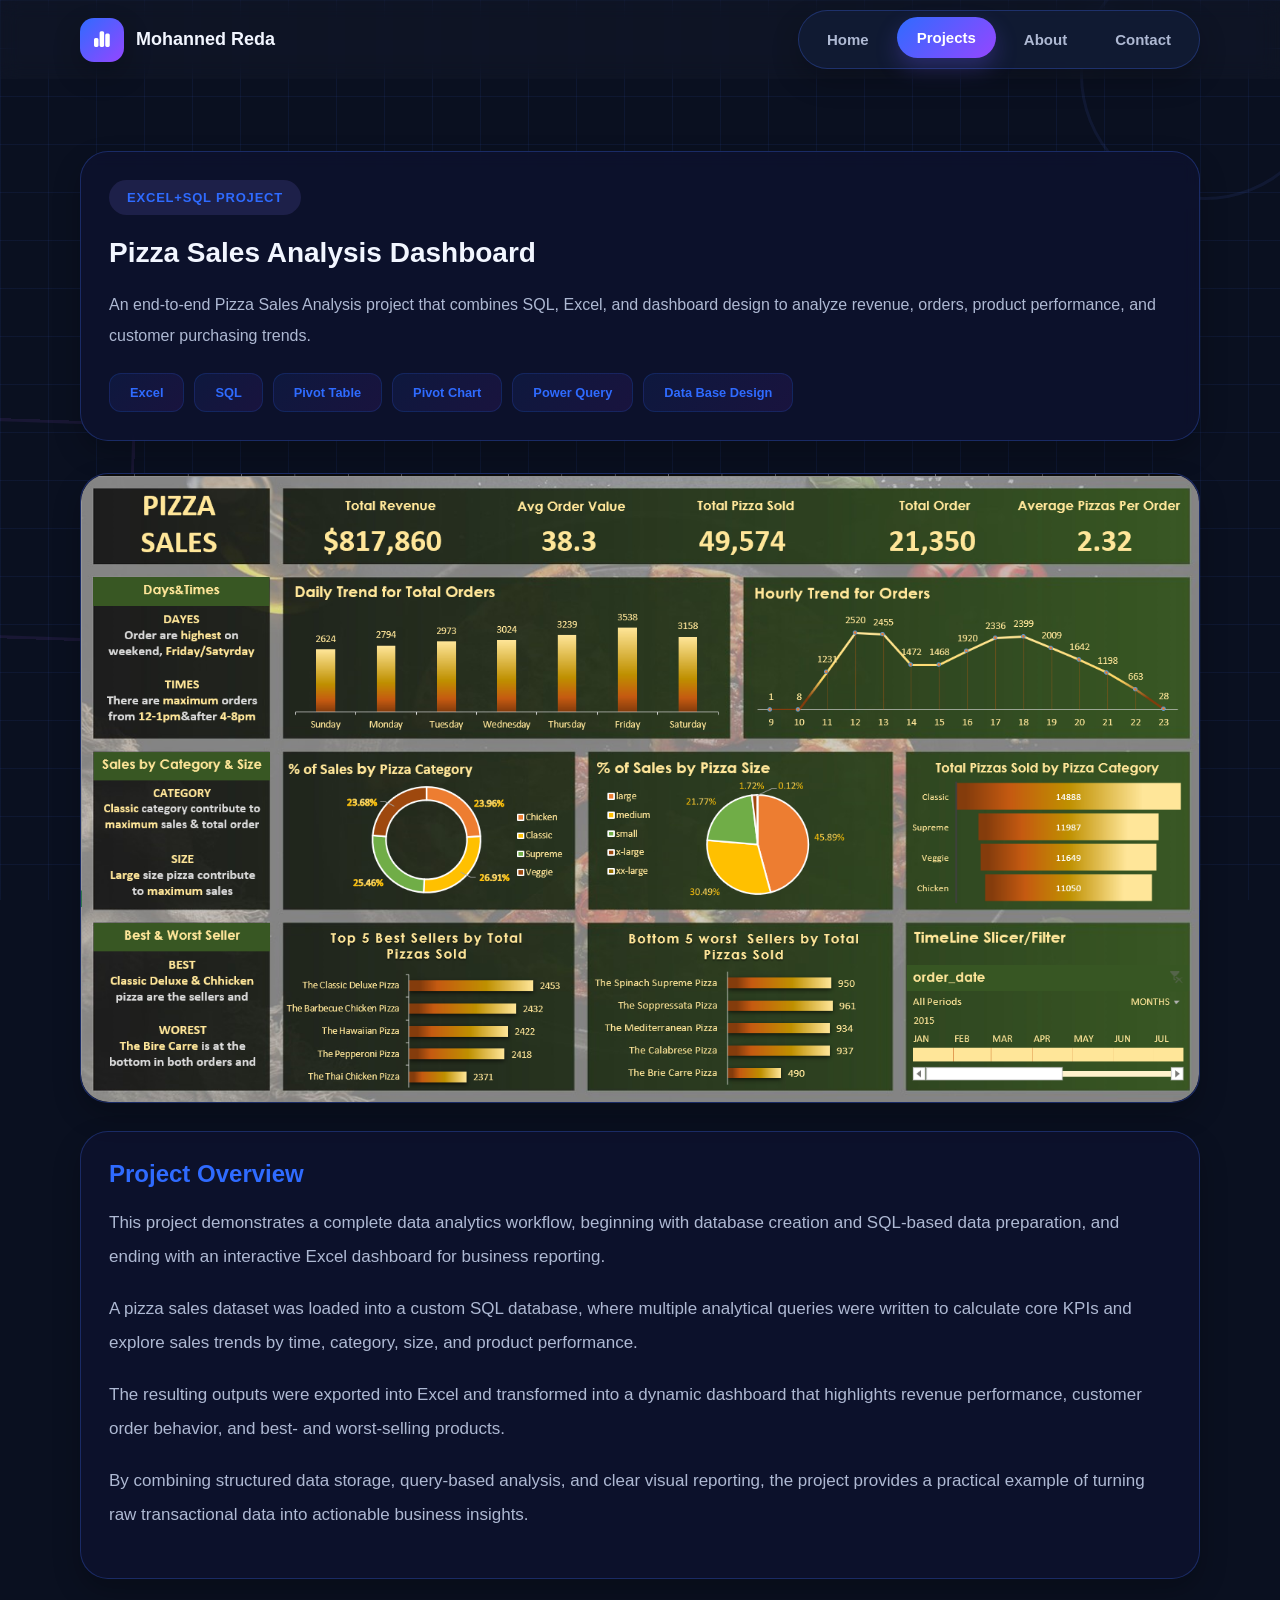
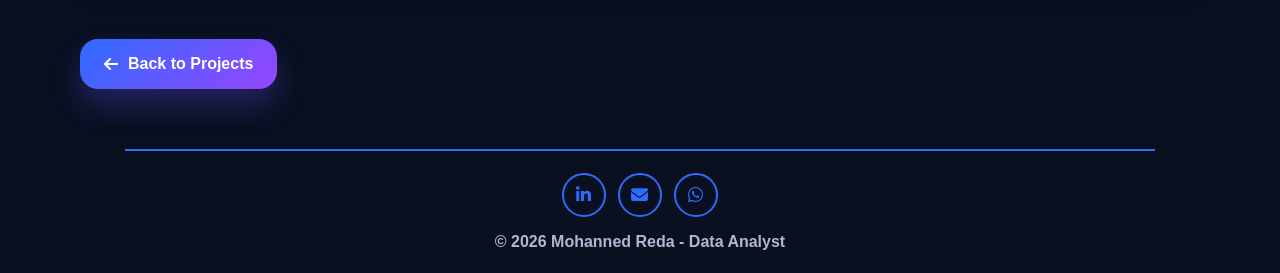
<file: projects/Pizza Sales Analysis Dashboard.html>
<!DOCTYPE html>
<html lang="en" dir="ltr">
<head>
  <meta charset="UTF-8" />
  <meta name="viewport" content="width=device-width, initial-scale=1.0" />
  <title>Project Details</title>

  <link rel="stylesheet" href="../css/style.css" />
  <link rel="stylesheet" href="https://cdnjs.cloudflare.com/ajax/libs/font-awesome/6.5.2/css/all.min.css" />
</head>
<body class="dark-mode">

  <div class="page-bg">
    <span class="shape shape-circle-top"></span>
    <span class="shape shape-square-left"></span>
    <span class="shape shape-blob-bottom"></span>
  </div>

  <header class="header">
    <div class="container">
      <div class="header-content sub-header">
        <div class="brand">
          <div class="brand-icon">
            <i class="fa-solid fa-chart-simple"></i>
          </div>
          <span class="brand-name">Mohanned Reda</span>
        </div>

        <div class="sub-header-nav-wrap">
          <nav class="navbar">
            <a href="../index.html" class="nav-link">Home</a>
            <a href="../projects.html" class="nav-link active">Projects</a>
            <a href="../about.html" class="nav-link">About</a>
            <a href="../contact.html" class="nav-link">Contact</a>
          </nav>
        </div>
      </div>
    </div>
  </header>

  <main class="project-details-page section">
    
    <div class="container">
        <aside class="project-summary">
            <span class="project-details-badge">Excel+SQL Project</span>
            <h2 class="project-details-title">Pizza Sales Analysis Dashboard</h2>
  
            <p class="project-details-short">
              An end-to-end Pizza Sales Analysis project that combines SQL, Excel, and dashboard design to analyze revenue, orders, product performance, and customer purchasing trends.  
            <div class="project-details-tools">
              <span class="project-tag">Excel</span>
              <span class="project-tag">SQL </span>
              <span class="project-tag">Pivot Table </span>
              <span class="project-tag">Pivot Chart </span>
              <span class="project-tag">Power Query </span>
              <span class="project-tag">Data Base Design </span>
            
            </div>
          </aside>

      <div class="project-gallery">
        <div class="project-image-card reveal-item">
          <img src="../assets/images/Pizza Sales Analysis Dashboard.png" alt="Project Screenshot 1">
        </div>
     

      <div class="project-details-box reveal">
        

        <section class="project-description-box">
          <h3>Project Overview</h3>
          <p>
            This project demonstrates a complete data analytics workflow, beginning with database creation and SQL-based data preparation, and ending with an interactive Excel dashboard for business reporting.
          </p>
          
          <p>
            A pizza sales dataset was loaded into a custom SQL database, where multiple analytical queries were written to calculate core KPIs and explore sales trends by time, category, size, and product performance.
          </p>
          
          <p>
            The resulting outputs were exported into Excel and transformed into a dynamic dashboard that highlights revenue performance, customer order behavior, and best- and worst-selling products.
          </p>
          
          <p>
            By combining structured data storage, query-based analysis, and clear visual reporting, the project provides a practical example of turning raw transactional data into actionable business insights.
          </p>
        </section>
      </div>

      <div class="project-back-wrap">
        <a href="../projects.html" class="project-back-btn">
          <i class="fa-solid fa-arrow-left"></i>
          Back to Projects
        </a>
      </div>

    </div>
    
    <footer class="footer reveal">
        <div class="container footer-content">
          <div class="footer-socials">
            <a
              href="https://www.linkedin.com/in/mohannedreda"
              target="_blank"
              rel="noopener noreferrer"
              class="social-link"
            >
              <i class="fa-brands fa-linkedin-in"></i>
            </a>
  
            <a href="mailto:mohannedreda6@gmail.com" class="social-link">
              <i class="fa-solid fa-envelope"></i>
            </a>
  
            <a
              href="https://wa.me/201093774024"
              class="social-link"
              target="_blank"
              rel="noopener noreferrer"
            >
              <i class="fa-brands fa-whatsapp"></i>
            </a>
          </div>
  
          <p
            class="footer-copy"
            data-en="© 2026 Mohanned Reda - Data Analyst"
            data-ar="© 2026 مهند رضا - محلل بيانات"
          >
            © 2026 Mohanned Reda - Data Analyst
          </p>
        </div>
      </footer>
  
  </main>

</body>
</html>
</file>
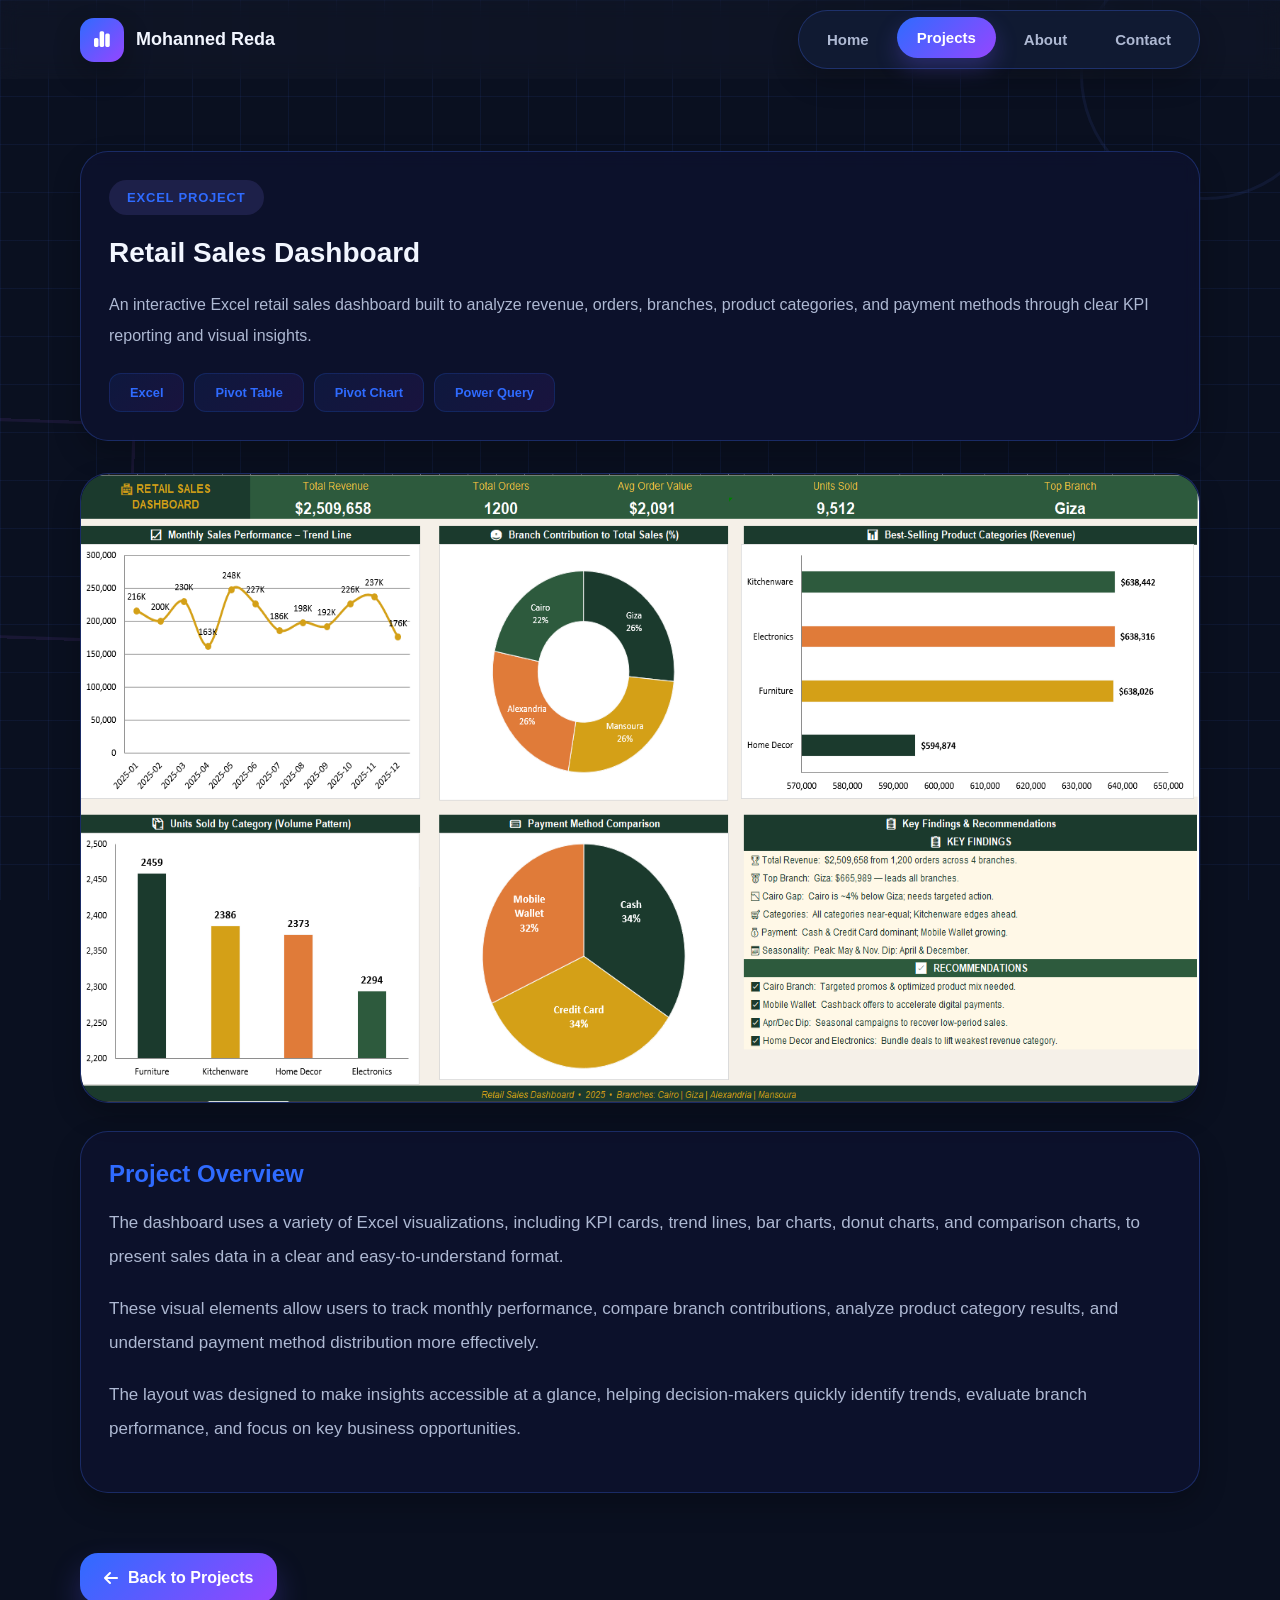
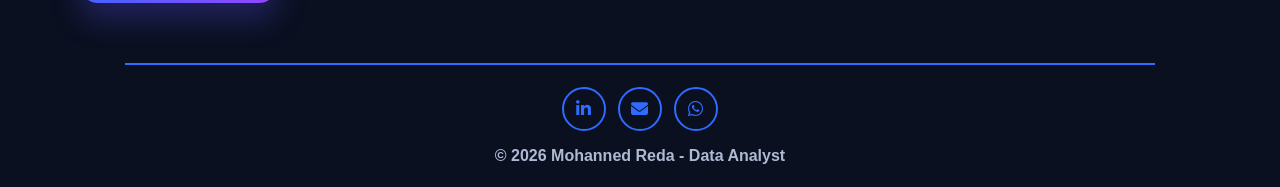
<file: projects/Retail Sales Dashboard.html>
<!DOCTYPE html>
<html lang="en" dir="ltr">
<head>
  <meta charset="UTF-8" />
  <meta name="viewport" content="width=device-width, initial-scale=1.0" />
  <title>Project Details</title>

  <link rel="stylesheet" href="../css/style.css" />
  <link rel="stylesheet" href="https://cdnjs.cloudflare.com/ajax/libs/font-awesome/6.5.2/css/all.min.css" />
</head>
<body class="dark-mode">

  <div class="page-bg">
    <span class="shape shape-circle-top"></span>
    <span class="shape shape-square-left"></span>
    <span class="shape shape-blob-bottom"></span>
  </div>

  <header class="header">
    <div class="container">
      <div class="header-content sub-header">
        <div class="brand">
          <div class="brand-icon">
            <i class="fa-solid fa-chart-simple"></i>
          </div>
          <span class="brand-name">Mohanned Reda</span>
        </div>

        <div class="sub-header-nav-wrap">
          <nav class="navbar">
            <a href="../index.html" class="nav-link">Home</a>
            <a href="../projects.html" class="nav-link active">Projects</a>
            <a href="../about.html" class="nav-link">About</a>
            <a href="../contact.html" class="nav-link">Contact</a>
          </nav>
        </div>
      </div>
    </div>
  </header>

  <main class="project-details-page section">
    
    <div class="container">
        <aside class="project-summary">
            <span class="project-details-badge">Excel Project</span>
            <h2 class="project-details-title">Retail Sales Dashboard</h2>
  
            <p class="project-details-short">
              An interactive Excel retail sales dashboard built to analyze revenue, orders, branches, product categories, and payment methods through clear KPI reporting and visual insights.
              <div class="project-details-tools">
              <span class="project-tag">Excel</span>
              <span class="project-tag">Pivot Table </span>
              <span class="project-tag">Pivot Chart </span>
              <span class="project-tag">Power Query </span>
            
            </div>
          </aside>

      <div class="project-gallery">
        <div class="project-image-card reveal-item">
          <img src="../assets/images/Retail Sales Dashboard.png" alt="Project Screenshot 1">
        </div>
     

      <div class="project-details-box reveal">
        

        <section class="project-description-box">
          <h3>Project Overview</h3>
          <p>
            The dashboard uses a variety of Excel visualizations, including KPI cards, trend lines, bar charts, donut charts, and comparison charts, to present sales data in a clear and easy-to-understand format.
          </p>
          
          <p>
            These visual elements allow users to track monthly performance, compare branch contributions, analyze product category results, and understand payment method distribution more effectively.
          </p>
          
          <p>
            The layout was designed to make insights accessible at a glance, helping decision-makers quickly identify trends, evaluate branch performance, and focus on key business opportunities.
          </p>
        </section>
      </div>

      <div class="project-back-wrap">
        <a href="../projects.html" class="project-back-btn">
          <i class="fa-solid fa-arrow-left"></i>
          Back to Projects
        </a>
      </div>

    </div>
    
    <footer class="footer reveal">
        <div class="container footer-content">
          <div class="footer-socials">
            <a
              href="https://www.linkedin.com/in/mohannedreda"
              target="_blank"
              rel="noopener noreferrer"
              class="social-link"
            >
              <i class="fa-brands fa-linkedin-in"></i>
            </a>
  
            <a href="mailto:mohannedreda6@gmail.com" class="social-link">
              <i class="fa-solid fa-envelope"></i>
            </a>
  
            <a
              href="https://wa.me/201093774024"
              class="social-link"
              target="_blank"
              rel="noopener noreferrer"
            >
              <i class="fa-brands fa-whatsapp"></i>
            </a>
          </div>
  
          <p
            class="footer-copy"
            data-en="© 2026 Mohanned Reda - Data Analyst"
            data-ar="© 2026 مهند رضا - محلل بيانات"
          >
            © 2026 Mohanned Reda - Data Analyst
          </p>
        </div>
      </footer>
  
  </main>

</body>
</html>
</file>
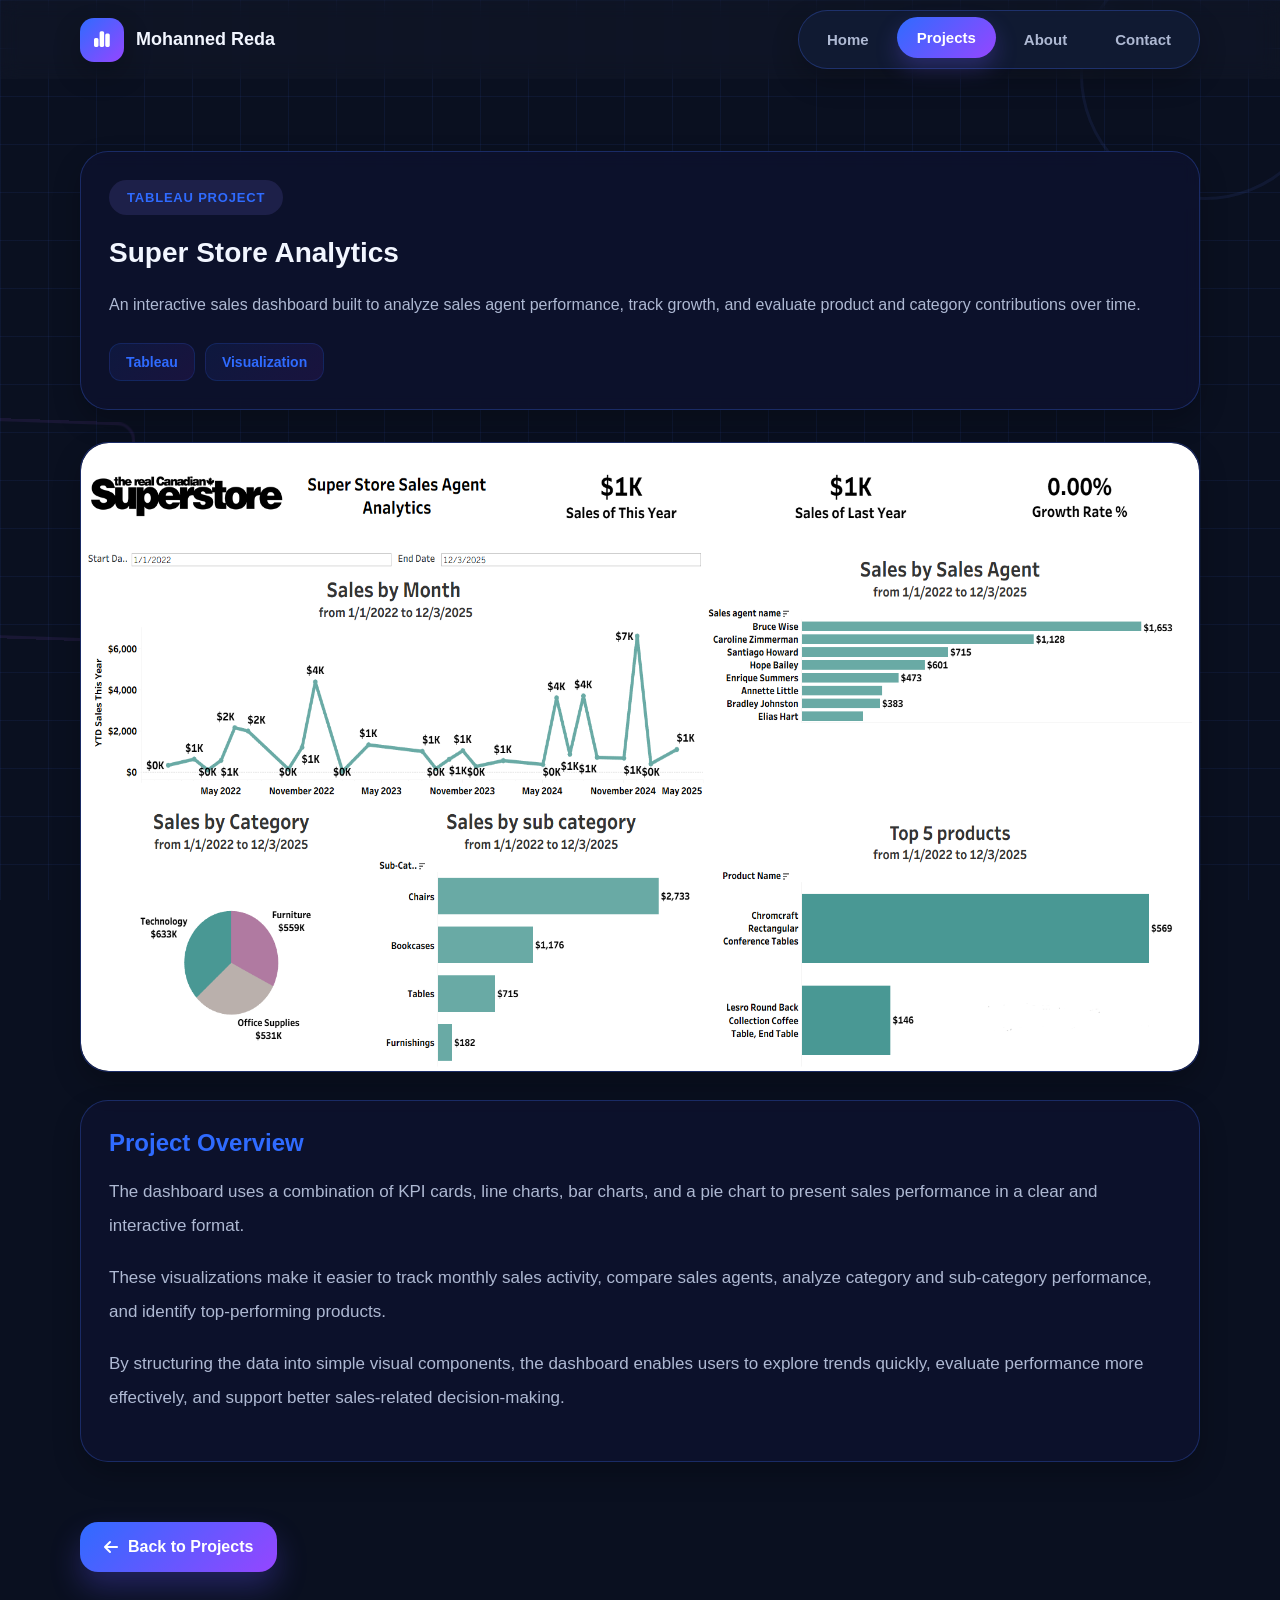
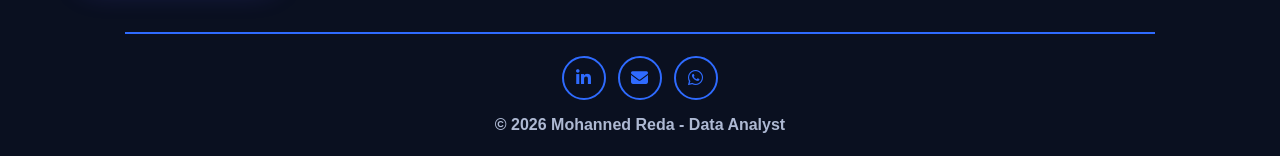
<file: projects/Super Store Analytics.html>
<!DOCTYPE html>
<html lang="en" dir="ltr">
<head>
  <meta charset="UTF-8" />
  <meta name="viewport" content="width=device-width, initial-scale=1.0" />
  <title>Project Details</title>

  <link rel="stylesheet" href="../css/style.css" />
  <link rel="stylesheet" href="https://cdnjs.cloudflare.com/ajax/libs/font-awesome/6.5.2/css/all.min.css" />
</head>
<body class="dark-mode">

  <div class="page-bg">
    <span class="shape shape-circle-top"></span>
    <span class="shape shape-square-left"></span>
    <span class="shape shape-blob-bottom"></span>
  </div>

  <header class="header">
    <div class="container">
      <div class="header-content sub-header">
        <div class="brand">
          <div class="brand-icon">
            <i class="fa-solid fa-chart-simple"></i>
          </div>
          <span class="brand-name">Mohanned Reda</span>
        </div>

        <div class="sub-header-nav-wrap">
          <nav class="navbar">
            <a href="../index.html" class="nav-link">Home</a>
            <a href="../projects.html" class="nav-link active">Projects</a>
            <a href="../about.html" class="nav-link">About</a>
            <a href="../contact.html" class="nav-link">Contact</a>
          </nav>
        </div>
      </div>
    </div>
  </header>

  <main class="project-details-page section">
    
    <div class="container">
        <aside class="project-summary">
            <span class="project-details-badge">Tableau Project</span>
            <h2 class="project-details-title">Super Store Analytics</h2>
  
            <p class="project-details-short">
              An interactive sales dashboard built to analyze sales agent performance, track growth, and evaluate product and category contributions over time.            </p>
  
            <div class="project-details-tools">
              <span class="project-tool">Tableau</span>
              <span class="project-tool">Visualization </span>
            
            </div>
          </aside>

      <div class="project-gallery">
        <div class="project-image-card reveal-item">
          <img src="../assets/images/Super Store Analytics.png" alt="Project Screenshot 1">
        </div>
     

      <div class="project-details-box reveal">
        

        <section class="project-description-box">
          <h3>Project Overview</h3>
          <p>
            The dashboard uses a combination of KPI cards, line charts, bar charts, and a pie chart to present sales performance in a clear and interactive format.
          </p>
          
          <p>
            These visualizations make it easier to track monthly sales activity, compare sales agents, analyze category and sub-category performance, and identify top-performing products.
          </p>
          
          <p>
            By structuring the data into simple visual components, the dashboard enables users to explore trends quickly, evaluate performance more effectively, and support better sales-related decision-making.
          </p>
        </section>
      </div>

      <div class="project-back-wrap">
        <a href="../projects.html" class="project-back-btn">
          <i class="fa-solid fa-arrow-left"></i>
          Back to Projects
        </a>
      </div>

    </div>
    
    <footer class="footer reveal">
        <div class="container footer-content">
          <div class="footer-socials">
            <a
              href="https://www.linkedin.com/in/mohannedreda"
              target="_blank"
              rel="noopener noreferrer"
              class="social-link"
            >
              <i class="fa-brands fa-linkedin-in"></i>
            </a>
  
            <a href="mailto:mohannedreda6@gmail.com" class="social-link">
              <i class="fa-solid fa-envelope"></i>
            </a>
  
            <a
              href="https://wa.me/201093774024"
              class="social-link"
              target="_blank"
              rel="noopener noreferrer"
            >
              <i class="fa-brands fa-whatsapp"></i>
            </a>
          </div>
  
          <p
            class="footer-copy"
            data-en="© 2026 Mohanned Reda - Data Analyst"
            data-ar="© 2026 مهند رضا - محلل بيانات"
          >
            © 2026 Mohanned Reda - Data Analyst
          </p>
        </div>
      </footer>
  
  </main>

</body>
</html>
</file>
<file: css/style.css>
/* ========== Reset ========== */
* {
    margin: 0;
    padding: 0;
    box-sizing: border-box;
  }
  
  html {
    scroll-behavior: smooth;
  }
  
  body {
    font-family: Arial, sans-serif;
    transition: background-color 0.4s ease, color 0.4s ease;
    overflow-x: hidden;
    position: relative;
  }
  
  /* ========== Theme Variables ========== */
  body.light-mode {
    --bg-color: #f6faff;
    --text-color: #18233a;
    --muted-color: #6c7a96;
    --nav-bg: rgba(255, 255, 255, 0.95);
    --card-bg: rgba(255, 255, 255, 0.88);
    --card-solid: #ffffff;
    --border-color: rgba(67, 111, 255, 0.2);
    --grid-color: rgba(67, 111, 255, 0.08);
    --primary-color: #2f6bff;
    --accent-color: #8d3dff;
    --glow-color: rgba(102, 120, 255, 0.18);
    --hover-shadow: 0 12px 28px rgba(67, 111, 255, 0.14);
    --card-hover-shadow: 0 22px 45px rgba(67, 111, 255, 0.17);
    --image-glow: 0 0 30px rgba(47, 107, 255, 0.34);
    --neutral-icon-color: #111111;

  }
  
  body.dark-mode {
    --bg-color: #0a1020;
    --text-color: #f2f6ff;
    --muted-color: #aeb9d3;
    --nav-bg: rgba(18, 27, 52, 0.94);
    --card-bg: rgba(13, 18, 45, 0.88);
    --card-solid: #0e1633;
    --border-color: rgba(67, 111, 255, 0.28);
    --grid-color: rgba(67, 111, 255, 0.08);
    --primary-color: #2f6bff;
    --accent-color: #9546ff;
    --glow-color: rgba(140, 80, 255, 0.16);
    --hover-shadow: 0 12px 28px rgba(0, 0, 0, 0.24);
    --card-hover-shadow: 0 24px 52px rgba(0, 0, 0, 0.3);
    --image-glow: 0 0 32px rgba(47, 107, 255, 0.35);
    --neutral-icon-color: #ffffff;
  }
  
  body {
    background: var(--bg-color);
    color: var(--text-color);
  }
  
  /* ========== Global ========== */
  .container {
    width: min(1120px, 92%);
    margin: 0 auto;
    position: relative;
    z-index: 2;
  }
  
  .section {
    position: relative;
    z-index: 2;
  }
  
  a {
    text-decoration: none;
    color: inherit;
  }
  
  button {
    border: none;
    background: none;
    cursor: pointer;
    font: inherit;
  }
  
  /* ========== Background ========== */
  .page-bg {
    position: fixed;
    inset: 0;
    z-index: 0;
    background-color: var(--bg-color);
    background-image:
      linear-gradient(var(--grid-color) 1px, transparent 1px),
      linear-gradient(90deg, var(--grid-color) 1px, transparent 1px);
    background-size: 48px 48px;
    overflow: hidden;
  }
  
  .shape {
    position: absolute;
    pointer-events: none;
    opacity: 0;
    animation-fill-mode: forwards;
  }
  
  .shape-circle-top {
    width: 250px;
    height: 250px;
    border: 3px solid rgba(92, 132, 255, 0.2);
    border-radius: 50%;
    top: -50px;
    right: -50px;
    animation:
      shapeRevealTop 1.4s ease forwards,
      floatSlow 8s ease-in-out 1.4s infinite;
  }
  
  .shape-square-left {
    width: 160px;
    height: 220px;
    border: 3px solid rgba(162, 82, 255, 0.2);
    border-radius: 18px;
    left: -28px;
    top: 420px;
    transform: rotate(2deg);
    animation:
      shapeRevealLeft 1.4s ease 0.3s forwards,
      driftSlow 9s ease-in-out 1.7s infinite;
  }
  
  .shape-blob-bottom {
    width: 170px;
    height: 170px;
    background: rgba(140, 97, 255, 0.14);
    border-radius: 41% 59% 55% 45% / 42% 41% 59% 58%;
    right: 150px;
    bottom: 110px;
    animation:
      shapeRevealBottom 1.4s ease 0.6s forwards,
      blobFloat 7s ease-in-out 2s infinite;
  }
  
  /* ========== Header ========== */
  .header {
    position: sticky;
    top: 0;
    z-index: 50;
    padding: 10px 0;
    backdrop-filter: blur(10px);
    background: rgba(255, 255, 255, 0.02);
  }
  
  .header-content {
    display: flex;
    align-items: center;
    gap: 20px;
  }
  
  .home-header {
    justify-content: space-between;
  }
  
  .sub-header {
    justify-content: space-between;
  }
  
  .sub-header-nav-wrap {
    display: flex;
    align-items: center;
    gap: 12px;
  }
  
  .brand {
    display: flex;
    align-items: center;
    gap: 12px;
  }
  
  .brand-icon {
    width: 44px;
    height: 44px;
    border-radius: 14px;
    display: flex;
    align-items: center;
    justify-content: center;
    background: linear-gradient(135deg, var(--primary-color), var(--accent-color));
    color: #fff;
    font-size: 18px;
    box-shadow: var(--hover-shadow);
  }
  
  .brand-name {
    font-size: 18px;
    font-weight: 700;
  }
  
  .navbar {
    display: flex;
    align-items: center;
    gap: 8px;
    background: var(--nav-bg);
    border: 1px solid var(--border-color);
    border-radius: 999px;
    padding: 8px;
    box-shadow: var(--hover-shadow);
  }
  
  .nav-link {
    padding: 12px 20px;
    border-radius: 999px;
    color: var(--muted-color);
    font-weight: 600;
    font-size: 15px;
    transition: all 0.35s ease;
  }
  
  .header-actions {
    display: flex;
    align-items: center;
    gap: 10px;
  }
  
  .action-btn,
  .social-link {
    width: 44px;
    height: 44px;
    border: 2px solid var(--primary-color);
    border-radius: 50%;
    color: var(--primary-color);
    display: inline-flex;
    align-items: center;
    justify-content: center;
    transition: all 0.35s ease;
    font-weight: 700;
    font-size: 17px;
  }
  
  .nav-link:hover,
  .nav-link.active,
  .action-btn:hover,
  .social-link:hover {
    background: linear-gradient(135deg, var(--primary-color), var(--accent-color));
    color: #fff;
    box-shadow: 0 10px 22px rgba(107, 88, 255, 0.28);
    transform: translateY(-2px);
  }
  
  /* ========== Hero ========== */
  .hero {
    min-height: calc(75vh - 78px);
    display: flex;
    align-items: center;
    justify-content: center;
    text-align: center;
    padding: 40px 0 30px;
  }
  
  .hero-content {
    max-width: 760px;
  }
  
  .hero-image-wrapper {
    width: 190px;
    height: 190px;
    margin: 0 auto 22px;
    border-radius: 50%;
    padding: 5px;
    border: 4px solid var(--primary-color);
    box-shadow: var(--image-glow);
    animation: imageFloat 4.5s ease-in-out infinite;
    transition: transform 0.35s ease;
  }
  
  .hero-image-wrapper:hover {
    transform: scale(1.035);
  }
  
  .hero-image {
    width: 100%;
    height: 100%;
    border-radius: 50%;
    object-fit: cover;
    display: block;
  }
  
  .hero-greeting {
    font-size: 17px;
    color: var(--primary-color);
    margin-bottom: 14px;
  }
  
  .hero-title {
    font-size: 56px;
    line-height: 1.1;
    margin-bottom: 10px;
    font-weight: 800;
    background: linear-gradient(135deg, var(--primary-color), var(--accent-color));
    -webkit-background-clip: text;
    -webkit-text-fill-color: transparent;
  }
  
  .hero-role {
    font-size: 26px;
    color: var(--accent-color);
    margin-bottom: 20px;
    font-weight: 500;
  }
  
  .hero-description {
    max-width: 700px;
    margin: 0 auto;
    font-size: 17px;
    line-height: 1.9;
    color: var(--muted-color);
  }
  
  /* ========== Section Heading ========== */
  .section-heading {
    text-align: center;
    margin-bottom: 34px;
  }
  
  .section-title {
    font-size: 40px;
    margin-bottom: 10px;
  }
  
  .section-subtitle {
    font-size: 18px;
    color: var(--muted-color);
  }
  
  /* ========== Tools ========== */
  .tools {
    padding: 20px 0 70px;
  }
  
  .tools-grid {
    display: grid;
    grid-template-columns: repeat(5, 1fr);
    gap: 18px;
    max-width: 860px;
    margin: 0 auto;
  }
  
  .tool-card {
    min-height: 112px;
    background: var(--card-bg);
    border: 1px solid var(--border-color);
    border-radius: 20px;
    display: flex;
    flex-direction: column;
    align-items: center;
    justify-content: center;
    gap: 14px;
    box-shadow: var(--hover-shadow);
    transition: all 0.35s ease;
    backdrop-filter: blur(8px);
  }
  
  .tool-card i {
    font-size: 28px;
  }
  
  .tool-card span {
    font-size: 15px;
    font-weight: 700;
  }
  
  /* ========== Contact Page ========== */
  .contact-page {
    min-height: calc(100vh - 160px);
    padding: 40px 0 50px;
  }
  
  .contact-grid {
    display: grid;
    grid-template-columns: repeat(3, minmax(220px, 1fr));
    gap: 26px;
    align-items: start;
  }
  
  .contact-card {
    min-height: 250px;
    background: var(--card-bg);
    border: 1px solid var(--border-color);
    border-radius: 24px;
    box-shadow: var(--hover-shadow);
    backdrop-filter: blur(8px);
    display: flex;
    flex-direction: column;
    justify-content: center;
    align-items: center;
    gap: 18px;
    text-align: center;
    padding: 30px 20px;
    transition: all 0.35s ease;
    position: relative;
    overflow: hidden;
  }
  
  .contact-icon {
    width: 78px;
    height: 78px;
    border-radius: 22px;
    display: flex;
    align-items: center;
    justify-content: center;
    font-size: 38px;
    color: #fff;
    background: linear-gradient(135deg, var(--primary-color), var(--accent-color));
    box-shadow: 0 12px 30px rgba(113, 79, 255, 0.25);
    transition: all 0.35s ease;
  }
  
  .contact-card h3 {
    font-size: 16px;
    color: var(--muted-color);
    font-weight: 600;
  }
  
  .contact-card p {
    font-size: 18px;
    font-weight: 700;
    color: var(--primary-color);
    word-break: break-word;
  }
  
  /* ========== Unified Box Hover ========== */
  .tool-card:hover,
  .contact-card:hover {
    transform: translateY(-8px);
    border-color: rgba(122, 88, 255, 0.5);
    box-shadow: var(--card-hover-shadow);
  }
  
  .contact-card:hover .contact-icon,
  .tool-card:hover i {
    transform: scale(1.06);
  }
  
  .contact-card::before,
  .tool-card::before {
    content: "";
    position: absolute;
    inset: -30%;
    background: radial-gradient(circle, var(--glow-color), transparent 60%);
    opacity: 0;
    transition: opacity 0.35s ease;
    pointer-events: none;
  }
  
  .contact-card:hover::before,
  .tool-card:hover::before {
    opacity: 1;
  }
  
  /* ========== Footer ========== */
  .footer {
    padding: 24px 0 22px;
    text-align: center;
  }
  
  .footer-content {
    border-top: 2px solid var(--primary-color);
    padding-top: 22px;
  }
  
  .footer-location {
    margin-bottom: 16px;
    font-size: 18px;
  }
  
  .footer-socials {
    display: flex;
    justify-content: center;
    gap: 12px;
    margin-bottom: 16px;
  }
  
  .footer-copy {
    font-size: 16px;
    color: var(--muted-color);
    font-weight: 600;
  }
  
  /* ========== Reveal Animations ========== */
  .reveal {
    animation: fadeUp 0.9s ease both;
  }
  
  .reveal-item {
    opacity: 0;
    animation: fadeUpSoft 0.8s ease forwards;
  }
  
  .reveal-item:nth-child(1) { animation-delay: 0.1s; }
  .reveal-item:nth-child(2) { animation-delay: 0.2s; }
  .reveal-item:nth-child(3) { animation-delay: 0.3s; }
  .reveal-item:nth-child(4) { animation-delay: 0.4s; }
  .reveal-item:nth-child(5) { animation-delay: 0.5s; }
  .reveal-item:nth-child(6) { animation-delay: 0.6s; }
  .reveal-item:nth-child(7) { animation-delay: 0.7s; }
  .reveal-item:nth-child(8) { animation-delay: 0.8s; }
  .reveal-item:nth-child(9) { animation-delay: 0.9s; }
  .reveal-item:nth-child(10) { animation-delay: 1s; }
  .reveal-item:nth-child(11) { animation-delay: 1.1s; }
  .reveal-item:nth-child(12) { animation-delay: 1.2s; }
  
  /* ========== Keyframes ========== */
  @keyframes fadeUp {
    from {
      opacity: 0;
      transform: translateY(18px);
    }
    to {
      opacity: 1;
      transform: translateY(0);
    }
  }
  
  @keyframes fadeUpSoft {
    from {
      opacity: 0;
      transform: translateY(22px) scale(0.98);
    }
    to {
      opacity: 1;
      transform: translateY(0) scale(1);
    }
  }
  
  @keyframes shapeRevealTop {
    0% {
      opacity: 0;
      transform: translateY(-60px) scale(0.9);
    }
    100% {
      opacity: 0.45;
      transform: translateY(0) scale(1);
    }
  }
  
  @keyframes shapeRevealLeft {
    0% {
      opacity: 0;
      transform: translateX(-60px) rotate(2deg) scale(0.92);
    }
    100% {
      opacity: 0.45;
      transform: translateX(0) rotate(2deg) scale(1);
    }
  }
  
  @keyframes shapeRevealBottom {
    0% {
      opacity: 0;
      transform: translateY(60px) scale(0.9);
    }
    100% {
      opacity: 0.45;
      transform: translateY(0) scale(1);
    }
  }
  
  @keyframes imageFloat {
    0%, 100% {
      transform: translateY(0);
    }
    50% {
      transform: translateY(-8px);
    }
  }
  
  @keyframes floatSlow {
    0%, 100% {
      transform: translateY(0);
    }
    50% {
      transform: translateY(10px);
    }
  }
  
  @keyframes driftSlow {
    0%, 100% {
      transform: rotate(2deg) translateY(0);
    }
    50% {
      transform: rotate(2deg) translateY(-8px);
    }
  }
  
  @keyframes blobFloat {
    0%, 100% {
      transform: translateY(0) scale(1);
    }
    50% {
      transform: translateY(-8px) scale(1.02);
    }
  }


  /* ========== About Page ========== */
.about-page {
    padding: 40px 0 70px;
    min-height: calc(100vh - 160px);
  }
  
  .about-intro-card {
    max-width: 920px;
    margin: 0 auto 70px;
    min-height: 320px;
    background: var(--card-bg);
    border: 1px solid var(--border-color);
    border-radius: 30px;
    box-shadow: var(--hover-shadow);
    backdrop-filter: blur(8px);
    display: flex;
    flex-direction: column;
    align-items: center;
    justify-content: center;
    gap: 30px;
    text-align: center;
    padding: 40px 30px;
    position: relative;
    overflow: hidden;
  }
  
  .about-intro-name {
    font-size: 56px;
    font-weight: 800;
    line-height: 1.1;
    background: linear-gradient(135deg, var(--primary-color), var(--accent-color));
    -webkit-background-clip: text;
    -webkit-text-fill-color: transparent;
  }
  
  .about-intro-role {
    font-size: 28px;
    color: var(--primary-color);
    font-weight: 700;
  }
  
  .about-intro-text {
    max-width: 900px;
    font-size: 20px;
    line-height: 2;
    color: var(--muted-color);
  }
  
  .training-section {
    margin-top: 10px;
  }
  
  .section-badge {
    display: inline-flex;
    align-items: center;
    justify-content: center;
    padding: 10px 18px;
    border-radius: 999px;
    background: rgba(47, 107, 255, 0.12);
    color: var(--primary-color);
    font-size: 13px;
    font-weight: 700;
    text-transform: uppercase;
    letter-spacing: 1px;
    margin-bottom: 18px;
  }
  
  .training-grid {
    display: grid;
    grid-template-columns: repeat(2, minmax(280px, 1fr));
    gap: 28px;
  }
  
  .training-card {
    min-height: 340px;
    background: var(--card-bg);
    border: 1px solid rgba(255, 255, 255, 0.12);
    border-radius: 24px;
    box-shadow: var(--hover-shadow);
    backdrop-filter: blur(8px);
    padding: 28px 28px 30px;
    position: relative;
    overflow: hidden;
    transition: all 0.35s ease;
  }
  
  .training-card h3 {
    font-size: 18px;
    font-weight: 800;
    margin-bottom: 18px;
    color: var(--text-color);
  }
  
  .training-card h4 {
    font-size: 16px;
    font-weight: 700;
    color: var(--primary-color);
    margin-bottom: 14px;
    line-height: 1.8;
  }
  
  .training-date {
    font-size: 16px;
    color: var(--muted-color);
    font-weight: 700;
    margin-bottom: 18px;
  }
  
  .training-list {
    list-style: none;
    display: flex;
    flex-direction: column;
    gap: 14px;
  }
  
  .training-list li {
    position: relative;
    color: var(--muted-color);
    font-size: 16px;
    line-height: 1.8;
    padding-inline-start: 22px;
  }
  
  .training-list li::before {
    content: "";
    position: absolute;
    width: 7px;
    height: 7px;
    border-radius: 50%;
    background: #d7dbe5;
    top: 10px;
    inset-inline-start: 0;
  }
  
  .training-list li::after {
    content: "";
    position: absolute;
    width: 4px;
    height: 4px;
    border-radius: 2px;
    background: var(--accent-color);
    top: 11.5px;
    inset-inline-end: 0;
  }
  
  .training-card:hover,
  .training-card.active-card {
    transform: translateY(-8px);
    border-color: rgba(74, 123, 255, 0.7);
    box-shadow: var(--card-hover-shadow);
  }
  
  .training-card::before,
  .about-intro-card::before {
    content: "";
    position: absolute;
    inset: -30%;
    background: radial-gradient(circle, var(--glow-color), transparent 60%);
    opacity: 0;
    transition: opacity 0.35s ease;
    pointer-events: none;
  }
  
  .training-card:hover::before,
  .about-intro-card:hover::before,
  .training-card.active-card::before {
    opacity: 1;
  }

  .tool-card.excel i {
    color: #1d6f42;
  }
  
  .tool-card.tableau i {
    color: #f28c28;
  }
  
  .tool-card.powerbi i {
    color: #f2c811;
  }
  
  .tool-card.python i {
    color: #3776ab;
  }
  
  .tool-card.sql i {
    color: #0088aa;
  }
  
  .tool-card.sqlserver i {
    color: #d32f2f;
  }
  

.tool-card.scraping i,
.tool-card.wrangling i,
.tool-card.statistics i {
  color: var(--neutral-icon-color);
}
/* ========== Projects Page ========== */
.projects-page {
  padding: 40px 0 70px;
  min-height: calc(100vh - 160px);
}

.projects-main-title {
  font-family: 'Tajawal', sans-serif;
  font-size: 2.4rem;
  font-weight: 900;
  margin-bottom: 13px;  
  text-align: center;
  background: linear-gradient(135deg, var(--primary-color), var(--accent-color));
  -webkit-background-clip: text;
  -webkit-text-fill-color: transparent;
}


.projects-main-subtitle {
  font-size: 19px;
  color: var(--muted-color);
  text-align: center;
  line-height: 1.9;
}

.projects-grid {
  display: grid;
  grid-template-columns: repeat(2, minmax(280px, 1fr));
  gap: 38px;
  margin-top: 55px;
  align-items: stretch;
}

.project-card {
  background: var(--card-solid);
  border: 1px solid rgba(74, 123, 255, 0.35);
  border-radius: 20px;
  overflow: hidden;
  box-shadow: 0 18px 40px rgba(62, 103, 255, 0.08);
  position: relative;
  transition: all 0.4s ease;
  display: flex;
  flex-direction: column;
  height: 100%;
}

.project-card::before {
  content: "";
  position: absolute;
  inset: -40%;
  background: radial-gradient(circle, rgba(120, 100, 255, 0.16), transparent 55%);
  opacity: 0;
  transition: opacity 0.4s ease;
  pointer-events: none;
  z-index: 1;
}

.project-card:hover::before {
  opacity: 1;
}

.project-card:hover {
  transform: translateY(-10px);
  box-shadow: 0 28px 50px rgba(90, 106, 255, 0.16);
  border-color: rgba(98, 110, 255, 0.55);
}

.project-cover {
  height: 280px;
  background: linear-gradient(135deg, #4f84ff, #e4489d);
  position: relative;
  overflow: hidden;
  flex-shrink: 0;
}

.project-cover img {
  width: 100%;
  height: 100%;
  object-fit: fill;
  display: block;
  transition: transform 0.45s ease, filter 0.45s ease;
}

.project-card:hover .project-cover img {
  transform: scale(1.05);
  filter: brightness(1.04);
}

.project-content {
  padding: 34px 34px 36px;
  position: relative;
  z-index: 2;
  display: flex;
  flex-direction: column;
  flex: 1;
}

.project-badge {
  display: inline-flex;
  align-items: center;
  justify-content: center;
  padding: 10px 18px;
  border-radius: 999px;
  background: rgba(136, 126, 255, 0.14);
  color: var(--primary-color);
  font-size: 13px;
  font-weight: 800;
  letter-spacing: 0.8px;
  text-transform: uppercase;
  margin-bottom: 22px;
  width: fit-content;
}

.project-title {
  font-size: 23px;
  font-weight: 800;
  margin-bottom: 20px;
  color: var(--text-color);
  transition: all 0.35s ease;
}

.project-card:hover .project-title {
  color: var(--primary-color);
}

.project-description {
  font-size: 17px;
  line-height: 1.9;
  color: var(--muted-color);
  margin-bottom: 24px;
}

.project-tags {
  display: flex;
  flex-wrap: wrap;
  gap: 12px;
  margin-bottom: 26px;
  margin-top: auto;
}

.project-tag {
  padding: 11px 20px;
  color: var(--primary-color);
  background: linear-gradient(135deg, rgba(37, 99, 235, 0.1), rgba(147, 51, 234, 0.1));
  border-radius: 12px;
  font-size: 0.8rem;
  font-weight: 700;
  transition: all 0.3s ease;
  border: 1px solid rgba(37, 99, 235, 0.2);
}

.project-tag:hover {
  background: linear-gradient(135deg, var(--primary-color), var(--accent-color));
  color: #fff;
  transform: translateY(-2px);
  box-shadow: 0 10px 22px rgba(109, 87, 255, 0.2);
}

.project-btn {
  width: fit-content;
  min-width: 178px;
  padding: 18px 28px;
  border-radius: 18px;
  display: inline-flex;
  align-items: center;
  gap: 12px;
  background: linear-gradient(135deg, var(--primary-color), var(--accent-color));
  color: #fff;
  font-size: 16px;
  font-weight: 800;
  box-shadow: 0 16px 30px rgba(97, 84, 255, 0.28);
  transition: all 0.35s ease;
  margin-top: 0;
}

.project-btn:hover {
  transform: scale(1.04) translateY(-2px);
  box-shadow: 0 20px 34px rgba(97, 84, 255, 0.35);
}

.project-btn i {
  font-size: 17px;
}
/* 
.projects-main-subtitle {
  font-size: 19px;
  color: var(--muted-color);
  text-align: center;
  line-height: 1.9;
}

.projects-grid {
  display: grid;
  grid-template-columns: repeat(2, minmax(280px, 1fr));
  gap: 38px;
  margin-top: 55px;
}

.project-card {
  background: var(--card-solid);
  border: 1px solid rgba(74, 123, 255, 0.35);
  border-radius: 20px;
  overflow: hidden;
  box-shadow: 0 18px 40px rgba(62, 103, 255, 0.08);
  position: relative;
  transition: all 0.4s ease;
}

.project-card::before {
  content: "";
  position: absolute;
  inset: -40%;
  background: radial-gradient(circle, rgba(120, 100, 255, 0.16), transparent 55%);
  opacity: 0;
  transition: opacity 0.4s ease;
  pointer-events: none;
  z-index: 1;
}

.project-card:hover::before {
  opacity: 1;
}

.project-card:hover {
  transform: translateY(-10px);
  box-shadow: 0 28px 50px rgba(90, 106, 255, 0.16);
  border-color: rgba(98, 110, 255, 0.55);
}

.project-cover {
  height: 230px;
  background: linear-gradient(135deg, #4f84ff, #e4489d);
  position: relative;
  overflow: hidden;
}

.project-cover img {
  width: 100%;
  height: 100%;
  object-fit: fill; 
  display: block;
  transition: transform 0.45s ease, filter 0.45s ease;
}

.project-card:hover .project-cover img {
  transform: scale(1.05);
  filter: brightness(1.04);
}

.project-content {
  padding: 34px 34px 36px;
  position: relative;
  z-index: 2;
}

.project-badge {
  display: inline-flex;
  align-items: center;
  justify-content: center;
  padding: 10px 18px;
  border-radius: 999px;
  background: rgba(136, 126, 255, 0.14);
  color: var(--primary-color);
  font-size: 13px;
  font-weight: 800;
  letter-spacing: 0.8px;
  text-transform: uppercase;
  margin-bottom: 22px;
}

.project-title {
  font-size: 23px;
  font-weight: 800;
  margin-bottom: 20px;
  color: var(--text-color);
  transition: all 0.35s ease;
}

.project-card:hover .project-title {
  color: var(--primary-color);
}

.project-description {
  font-size: 17px;
  line-height: 1.9;
  color: var(--muted-color);
  margin-bottom: 24px;
}

.project-tags {
  display: flex;
  flex-wrap: wrap;
  gap: 12px;
  margin-bottom: 26px;
}

.project-tag {
  padding: 11px 20px;

  color: var(--primary-color);
  background: linear-gradient(135deg, rgba(37, 99, 235, 0.1), rgba(147, 51, 234, 0.1));
  border-radius: 12px;
  font-size: 0.8rem;
  font-weight: 700;
  transition: all 0.3s ease;
  border: 1px solid rgba(37, 99, 235, 0.2);
  
}

.project-tag:hover {
  background: linear-gradient(135deg, var(--primary-color), var(--accent-color));
  color: #fff;
  transform: translateY(-2px);
  box-shadow: 0 10px 22px rgba(109, 87, 255, 0.2);
}

.project-btn {
  width: fit-content;
  min-width: 178px;
  padding: 18px 28px;
  border-radius: 18px;
  display: inline-flex;
  align-items: center;
  gap: 12px;
  background: linear-gradient(135deg, var(--primary-color), var(--accent-color));
  color: #fff;
  font-size: 16px;
  font-weight: 800;
  box-shadow: 0 16px 30px rgba(97, 84, 255, 0.28);
  transition: all 0.35s ease;
}

.project-btn:hover {
  transform: scale(1.04) translateY(-2px);
  box-shadow: 0 20px 34px rgba(97, 84, 255, 0.35);
}

.project-btn i {
  font-size: 17px;
}
 */

/* ========== Project Details Page ========== */
.project-details-page {
  padding: 40px 0 00px;
  min-height: calc(100vh - 160px);
}

.project-gallery {
  display: flex;
  flex-direction: column;
  gap: 28px;
  margin-bottom: 36px;
}

.project-image-card {
  width: 100%;
  aspect-ratio: 16 / 9;
  background: var(--card-bg);
  border: 1px solid var(--border-color);
  border-radius: 28px;
  overflow: hidden;
  box-shadow: var(--hover-shadow);
  backdrop-filter: blur(8px);
  transition: all 0.35s ease;
  padding: 0;
}

.project-image-card:hover {
  transform: translateY(-6px);
  box-shadow: var(--card-hover-shadow);
}

/* لو استخدمت صورة في مشروع تاني */
.project-image-card img {
  width: 100%;
  height: 100%;

  display: block;
  object-fit: fill;
  border-radius: 28px;
}

/* Power BI iframe */
.project-image-card iframe {
  width: 100%;
  height: 100%;
  display: block;
  border: none;
  background: #fff;
}

/* changed from grid to column layout */
.project-details-box {
  display: flex;
  flex-direction: column;
  gap: 26px;
  align-items: stretch;
}
.project-summary{
  margin: 32px 0px;
}

.project-summary,
.project-description-box {
  width: 100%;
  background: var(--card-bg);
  border: 1px solid var(--border-color);
  border-radius: 28px;
  box-shadow: var(--hover-shadow);
  backdrop-filter: blur(8px);
  padding: 28px;
  position: relative;
  overflow: hidden;
}

.project-summary::before,
.project-description-box::before {
  content: "";
  position: absolute;
  inset: -30%;
  background: radial-gradient(circle, var(--glow-color), transparent 60%);
  opacity: 0;
  transition: opacity 0.35s ease;
  pointer-events: none;
}

.project-summary:hover::before,
.project-description-box:hover::before {
  opacity: 1;
}

.project-details-badge {
  display: inline-flex;
  align-items: center;
  justify-content: center;
  padding: 10px 18px;
  border-radius: 999px;
  background: rgba(136, 126, 255, 0.14);
  color: var(--primary-color);
  font-size: 13px;
  font-weight: 800;
  letter-spacing: 0.8px;
  text-transform: uppercase;
  margin-bottom: 18px;
}

.project-details-title {
  font-size: 28px;
  font-weight: 800;
  color: var(--text-color);
  margin-bottom: 18px;
  line-height: 1.4;
}

.project-details-short {
  font-size: 16px;
  line-height: 1.9;
  color: var(--muted-color);
  margin-bottom: 22px;
}

.project-details-tools {
  display: flex;
  flex-wrap: wrap;
  gap: 10px;
}

.project-tool {
  padding: 10px 16px;
  border-radius: 12px;
  color: var(--primary-color);
  background: linear-gradient(135deg, rgba(37, 99, 235, 0.1), rgba(147, 51, 234, 0.1));
  border: 1px solid rgba(37, 99, 235, 0.2);
  font-size: 14px;
  font-weight: 700;
  transition: all 0.3s ease;
}

.project-tool:hover {
  background: linear-gradient(135deg, var(--primary-color), var(--accent-color));
  color: #fff;
  transform: translateY(-2px);
}

.project-description-box h3 {
  font-size: 24px;
  margin-bottom: 18px;
  color: var(--primary-color);
  font-weight: 800;
}

.project-description-box p {
  font-size: 17px;
  line-height: 2;
  color: var(--muted-color);
  margin-bottom: 18px;
}

.project-back-wrap {
  margin-top: 32px;
  display: flex;
  justify-content: flex-start;
}

.project-back-btn {
  width: fit-content;
  min-width: 180px;
  padding: 16px 24px;
  border-radius: 18px;
  display: inline-flex;
  align-items: center;
  gap: 10px;
  background: linear-gradient(135deg, var(--primary-color), var(--accent-color));
  color: #fff;
  font-size: 16px;
  font-weight: 800;
  box-shadow: 0 16px 30px rgba(97, 84, 255, 0.28);
  transition: all 0.35s ease;
}

.project-back-btn:hover {
  transform: scale(1.04) translateY(-2px);
  box-shadow: 0 20px 34px rgba(97, 84, 255, 0.35);
}

/* ========== Responsive Header / Navbar ========== */
@media (max-width: 768px) {
  .header {
    padding: 8px 0;
  }

  .header-content {
    flex-direction: column;
    align-items: stretch;
    gap: 14px;
  }

  .sub-header,
  .home-header {
    justify-content: center;
  }

  .brand {
    justify-content: center;
  }

  .sub-header-nav-wrap {
    flex-direction: column;
    gap: 12px;
    width: 100%;
  }

  .navbar {
    width: 100%;
    justify-content: center;
    flex-wrap: wrap;
    border-radius: 22px;
    padding: 10px;
    gap: 8px;
  }

  .nav-link {
    padding: 10px 16px;
    font-size: 14px;
  }

  .header-actions {
    justify-content: center;
    flex-wrap: wrap;
  }

  .action-btn,
  .social-link {
    width: 40px;
    height: 40px;
    font-size: 15px;
  }

  .project-image-card {
    aspect-ratio: auto;
    border-radius: 20px;
  }

  .project-image-card img {
    border-radius: 20px;
  }

  .project-image-card iframe {
    height: 420px;
  }
}

@media (max-width: 600px) {
  .project-details-page {
    padding: 30px 0 0px;
  }

  .project-image-card {
    border-radius: 20px;
  }

  .project-image-card img {
    border-radius: 20px;
  }

  .project-image-card iframe {
    height: 320px;
  }

  .project-summary,
  .project-description-box {
    border-radius: 20px;
    padding: 20px;
  }

  .project-details-title {
    font-size: 22px;
  }

  .project-description-box h3 {
    font-size: 20px;
  }

  .project-description-box p,
  .project-details-short {
    font-size: 15px;
  }
}
</file>
<file: css/responsive.css>
@media (max-width: 1100px) {
  .header-content {
    flex-wrap: wrap;
    justify-content: center;
  }

  .sub-header-nav-wrap {
    justify-content: center;
    flex-wrap: wrap;
  }
x
  .tools-grid {
    grid-template-columns: repeat(4, 1fr);
  }

  .contact-grid {
    grid-template-columns: repeat(2, 1fr);
  }

  .hero-title {
    font-size: 48px;
  }

  .about-intro-name {
    font-size: 48px;
  }

  .about-intro-role {
    font-size: 24px;
  }

  .about-intro-text {
    font-size: 18px;
  }

  .projects-main-title {
    font-size: 48px;
  }
}

@media (max-width: 900px) {
  .navbar {
    flex-wrap: wrap;
    justify-content: center;
    border-radius: 24px;
  }

  .tools-grid {
    grid-template-columns: repeat(3, 1fr);
  }

  .contact-grid {
    grid-template-columns: 1fr;
  }

  .training-grid {
    grid-template-columns: 1fr;
  }

  .projects-grid {
    grid-template-columns: 1fr;
  }

  .section-title {
    font-size: 32px;
  }

  .hero-role {
    font-size: 22px;
  }

  .hero-description {
    font-size: 16px;
  }

  .about-intro-card {
    min-height: 280px;
    margin-bottom: 50px;
  }

  .about-intro-name {
    font-size: 40px;
  }

  .projects-main-title {
    font-size: 40px;
  }

  .projects-main-subtitle {
    font-size: 17px;
  }
}

@media (max-width: 700px) {
  .brand-name {
    font-size: 17px;
  }

  .nav-link {
    padding: 10px 16px;
    font-size: 14px;
  }

  .hero-image-wrapper {
    width: 160px;
    height: 160px;
  }

  .hero-title {
    font-size: 38px;
  }

  .hero-role {
    font-size: 21px;
  }

  .tools-grid {
    grid-template-columns: repeat(2, 1fr);
  }

  .about-page {
    padding: 30px 0 60px;
  }

  .about-intro-card {
    padding: 30px 20px;
    gap: 20px;
    border-radius: 24px;
  }

  .about-intro-name {
    font-size: 34px;
  }

  .about-intro-role {
    font-size: 20px;
  }

  .about-intro-text {
    font-size: 16px;
    line-height: 1.8;
  }

  .training-card {
    padding: 24px 20px;
  }

  .training-card h3 {
    font-size: 17px;
  }

  .training-card h4,
  .training-date,
  .training-list li {
    font-size: 15px;
  }

  .projects-page {
    padding: 30px 0 60px;
  }

  .projects-main-title {
    font-size: 34px;
  }

  .projects-main-subtitle {
    font-size: 16px;
    line-height: 1.8;
  }

  .project-cover {
    height: 190px;
  }

  .project-content {
    padding: 24px 20px 28px;
  }

  .project-title {
    font-size: 20px;
  }

  .project-description {
    font-size: 15px;
  }

  .project-tag {
    font-size: 14px;
    padding: 10px 16px;
  }

  .project-btn {
    min-width: 160px;
    padding: 16px 22px;
    font-size: 15px;
  }
}
</file>
